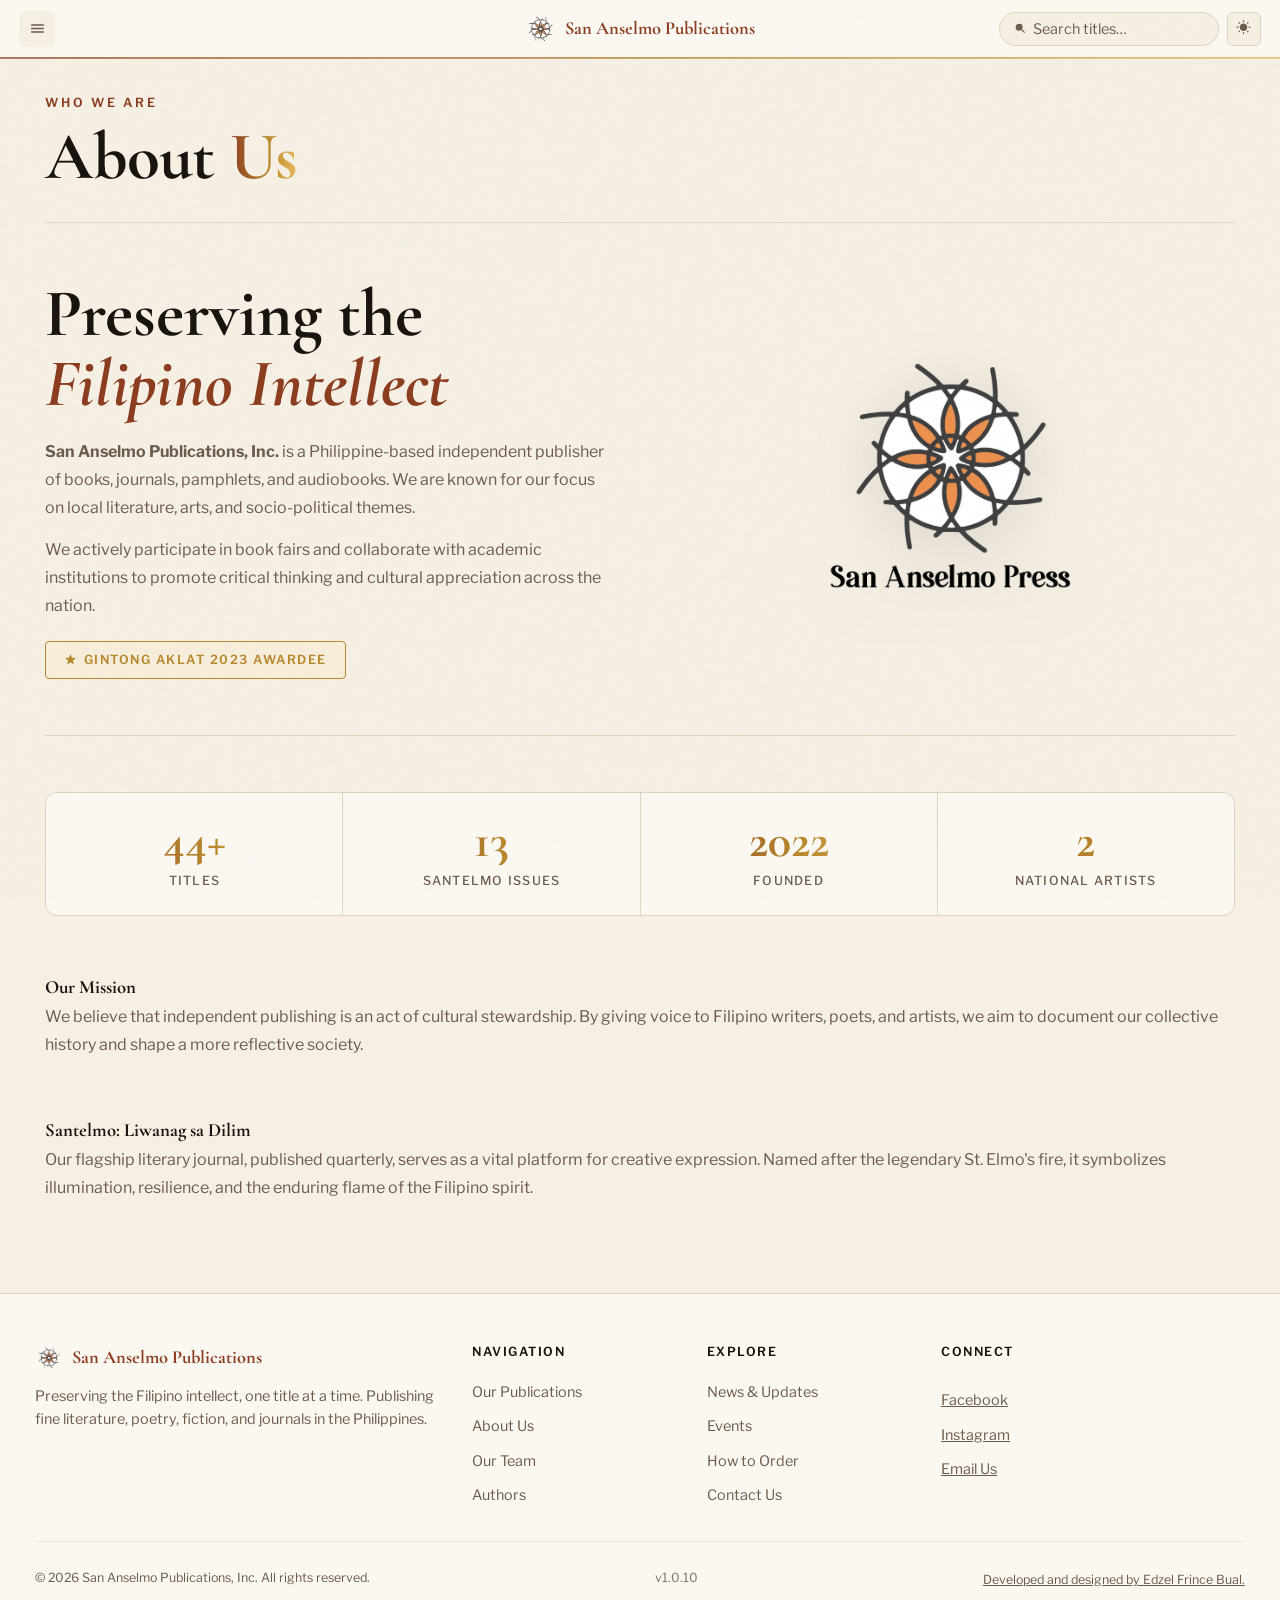
<file: about.html>
<!DOCTYPE html>
<html lang="en">
<head>
  <meta charset="UTF-8">
  <meta name="viewport" content="width=device-width, initial-scale=1.0, maximum-scale=5.0">
  <meta name="description" content="Learn about San Anselmo Publications, Inc. — an independent Filipino publishing house preserving the Filipino intellect through literature.">
  <title>About Us — San Anselmo Publications, Inc.</title>
  <link rel="preconnect" href="https://fonts.googleapis.com">
  <link rel="preconnect" href="https://fonts.gstatic.com" crossorigin>
  <link href="https://fonts.googleapis.com/css2?family=Cormorant+Garamond:ital,wght@0,400;0,500;0,600;0,700;1,400;1,600&family=Libre+Franklin:ital,wght@0,300;0,400;0,500;0,600;1,300;1,400&display=swap" rel="stylesheet">
  <link rel="stylesheet" href="css/styles.css?v=1.0.6">
</head>
<body>
  <div id="navContainer"></div>
  <div class="page-body">
    <main class="main-content" id="mainContent" role="main">
      <section class="content-section active" aria-label="About San Anselmo Publications">
        <div class="section-inner">
          <header class="page-header">
            <div class="page-eyebrow">Who We Are</div>
            <h1 class="page-title">About <span class="accent">Us</span></h1>
          </header>
          <div class="about-masthead">
            <div class="about-masthead-text">
              <h2>Preserving the <em>Filipino Intellect</em></h2>
              <p><strong>San Anselmo Publications, Inc.</strong> is a Philippine-based independent publisher of books, journals, pamphlets, and audiobooks. We are known for our focus on local literature, arts, and socio-political themes.</p>
              <p>We actively participate in book fairs and collaborate with academic institutions to promote critical thinking and cultural appreciation across the nation.</p>
              <div class="about-award">
                <svg width="13" height="13" viewBox="0 0 24 24" fill="currentColor"><path d="M12 17.27L18.18 21l-1.64-7.03L22 9.24l-7.19-.61L12 2 9.19 8.63 2 9.24l5.46 4.73L5.82 21z"/></svg>
                Gintong Aklat 2023 Awardee
              </div>
            </div>
            <div class="about-masthead-logo">
              <img src="images/San Anselmo Press logo.webp" class="about-logo-img" alt="San Anselmo Publications Logo" loading="lazy" decoding="async" onerror="this.style.display='none';this.nextElementSibling.style.display='flex'">
              <div class="logo-fallback-lg" style="display:none" aria-hidden="true">S</div>
            </div>
          </div>
          <div class="stats-row">
            <div class="stat-item"><div class="stat-num">44+</div><div class="stat-lbl">Titles</div></div>
            <div class="stat-item"><div class="stat-num">13</div><div class="stat-lbl">Santelmo Issues</div></div>
            <div class="stat-item"><div class="stat-num">2022</div><div class="stat-lbl">Founded</div></div>
            <div class="stat-item"><div class="stat-num">2</div><div class="stat-lbl">National Artists</div></div>
          </div>
          <div class="about-section">
            <h3>Our Mission</h3>
            <p>We believe that independent publishing is an act of cultural stewardship. By giving voice to Filipino writers, poets, and artists, we aim to document our collective history and shape a more reflective society.</p>
          </div>
          <div class="about-section">
            <h3>Santelmo: Liwanag sa Dilim</h3>
            <p>Our flagship literary journal, published quarterly, serves as a vital platform for creative expression. Named after the legendary St. Elmo's fire, it symbolizes illumination, resilience, and the enduring flame of the Filipino spirit.</p>
          </div>
        </div>
      </section>
    </main>
  </div>
  <div id="backToTopContainer"></div>
  <script src="data/fallback-data.js?v=1.0.6"></script>
  <script src="js/components.js?v=1.0.6"></script>
  <script>
    document.addEventListener('DOMContentLoaded', () => {
      injectNav('about');
      injectBackToTop();
      initTheme();
      initBurgerMenu();
      initScrollHandlers();
    });
  </script>
</body>
</html>
</file>
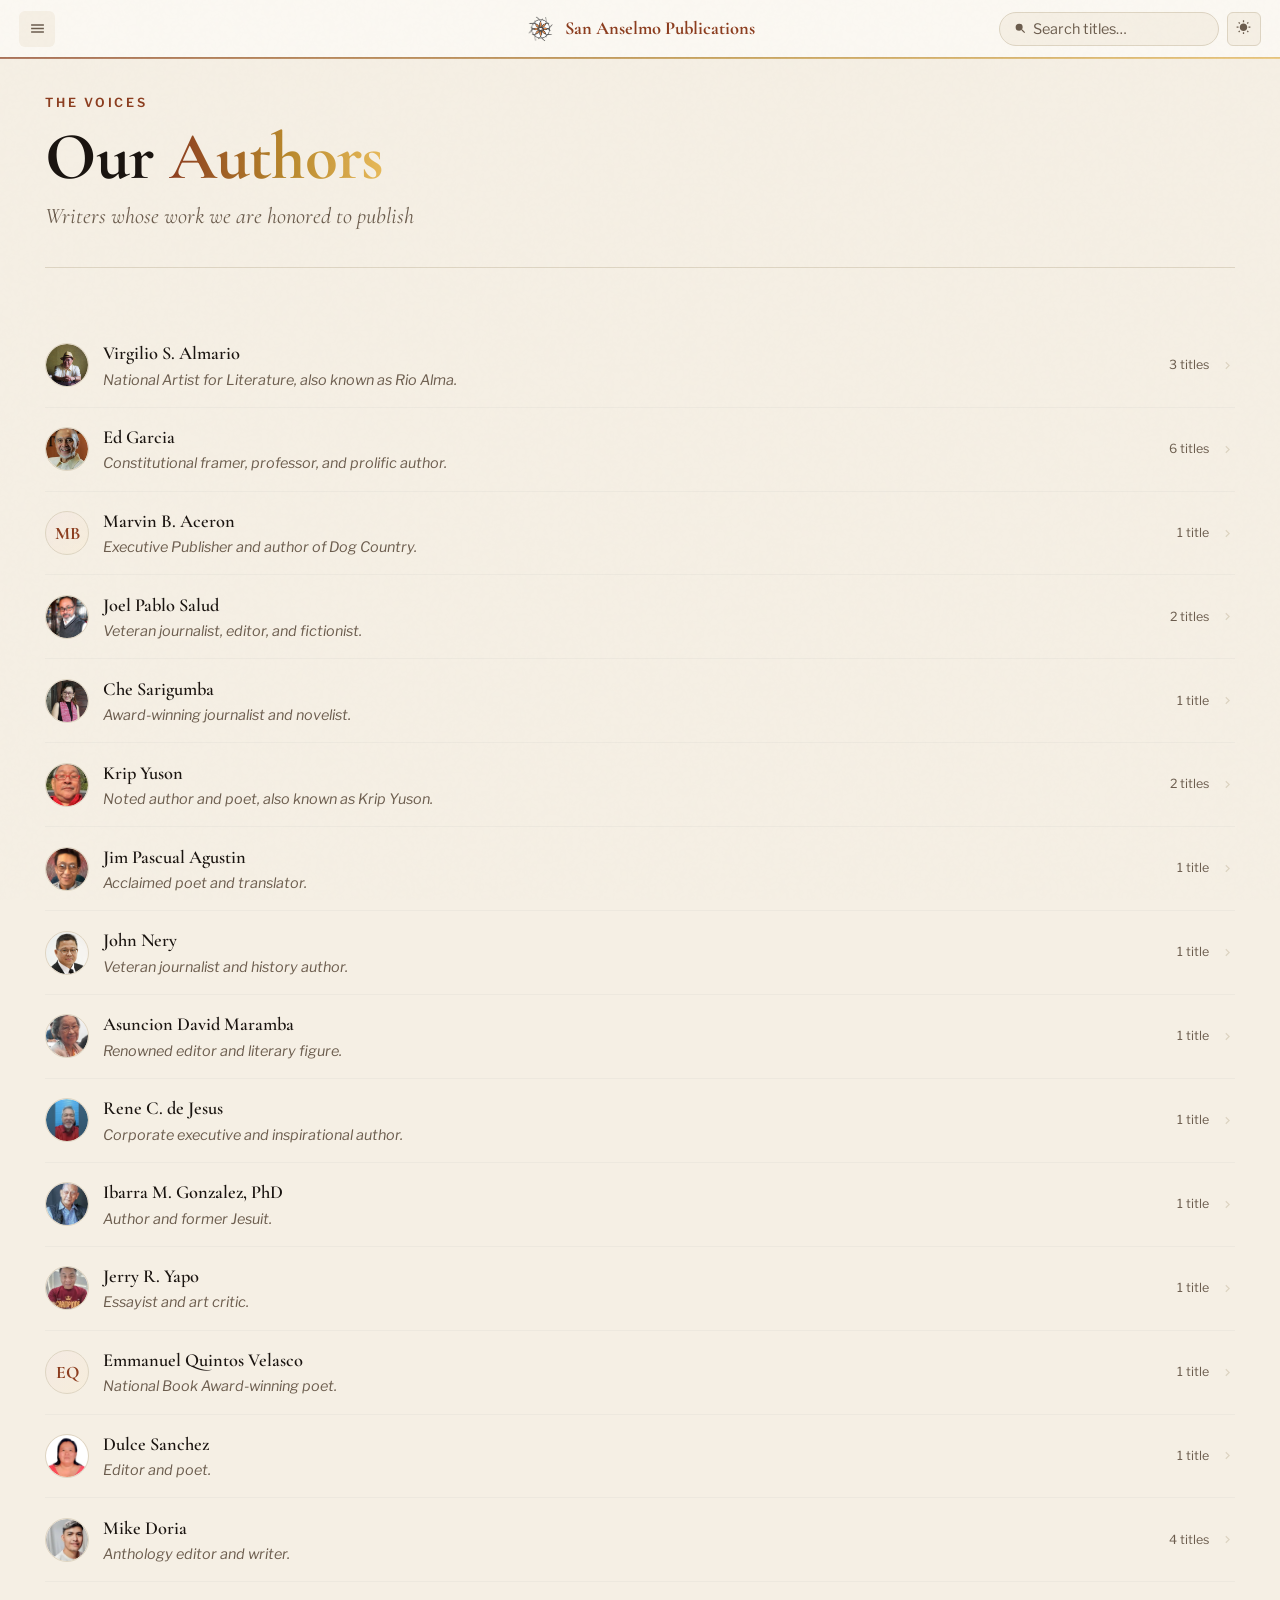
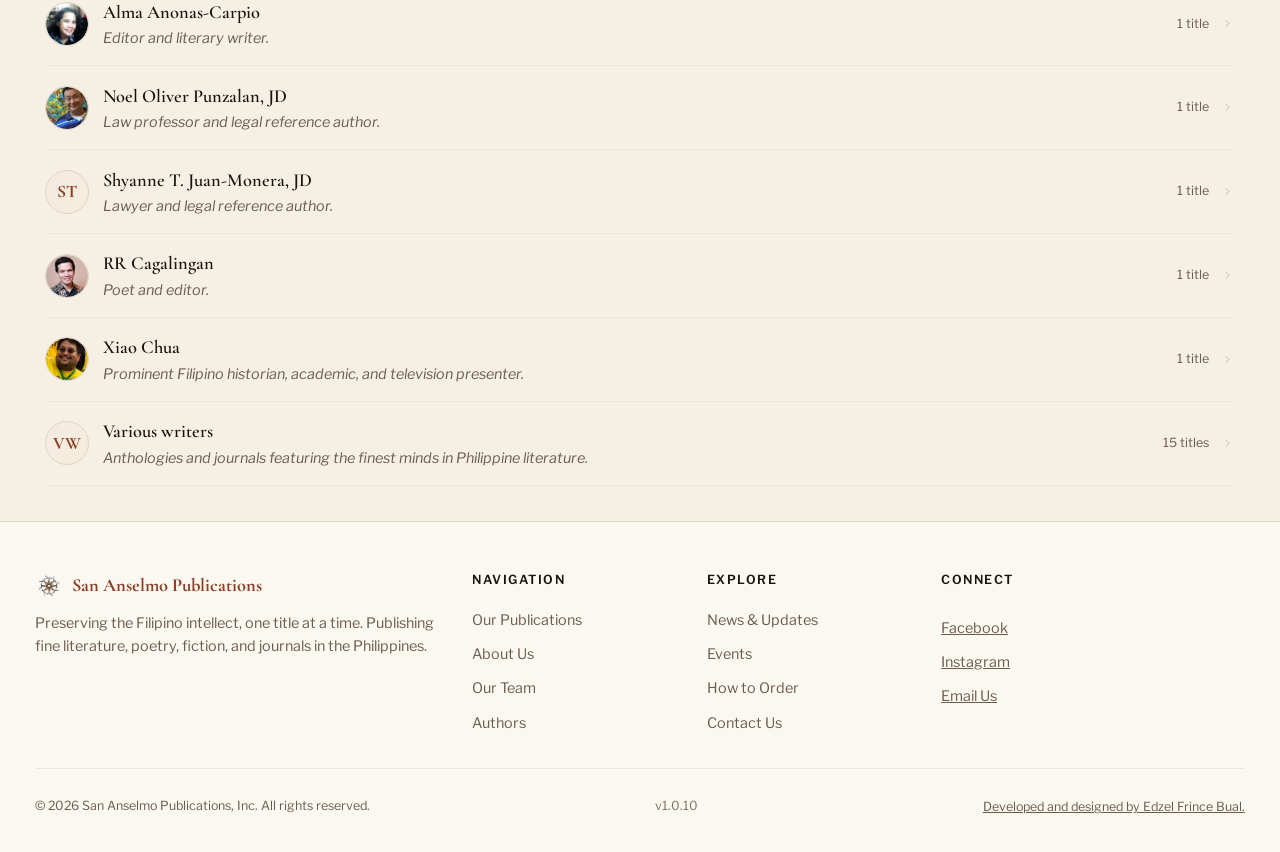
<file: authors.html>
<!DOCTYPE html>
<html lang="en">
<head>
  <meta charset="UTF-8">
  <meta name="viewport" content="width=device-width, initial-scale=1.0, maximum-scale=5.0">
  <meta name="description" content="Meet the writers whose work San Anselmo Publications is honored to publish.">
  <title>Authors — San Anselmo Publications, Inc.</title>
  <link rel="preconnect" href="https://fonts.googleapis.com">
  <link rel="preconnect" href="https://fonts.gstatic.com" crossorigin>
  <link href="https://fonts.googleapis.com/css2?family=Cormorant+Garamond:ital,wght@0,400;0,500;0,600;0,700;1,400;1,600&family=Libre+Franklin:ital,wght@0,300;0,400;0,500;0,600;1,300;1,400&display=swap" rel="stylesheet">
  <link rel="stylesheet" href="css/styles.css?v=1.0.6">
</head>
<body>
  <div id="navContainer"></div>
  <div class="page-body">
    <main class="main-content" id="mainContent" role="main">
      <section class="content-section active" aria-label="Authors">
        <div class="section-inner">
          <header class="page-header">
            <div class="page-eyebrow">The Voices</div>
            <h1 class="page-title">Our <span class="accent">Authors</span></h1>
            <p class="page-subtitle">Writers whose work we are honored to publish</p>
          </header>
          <div class="author-grid" id="authorGrid" role="list"></div>
        </div>
      </section>
    </main>
  </div>

  <!-- Author Modal -->
  <div class="modal-overlay" id="authorModal" role="dialog" aria-modal="true" aria-labelledby="amName">
    <article class="modal-card">
      <div class="modal-close"><button class="modal-close-btn" onclick="closeModal('authorModal')" aria-label="Close">×</button></div>
      <div class="modal-body">
        <div class="am-header">
          <div class="am-avatar" id="amAvatar" aria-hidden="true"></div>
          <div><div class="am-name" id="amName"></div><div class="am-bio" id="amBio"></div></div>
        </div>
        <div class="det-meta-label" style="margin-bottom:.7rem;letter-spacing:.12em">Publications</div>
        <div class="am-books" id="amBooks" role="list"></div>
      </div>
    </article>
  </div>

  <div id="backToTopContainer"></div>
  <script src="data/fallback-data.js?v=1.0.6"></script>
  <script src="js/sheets-cms.js?v=1.0.6"></script>
  <script src="js/components.js?v=1.0.6"></script>
  <script src="js/authors.js?v=1.0.6"></script>
</body>
</html>
</file>
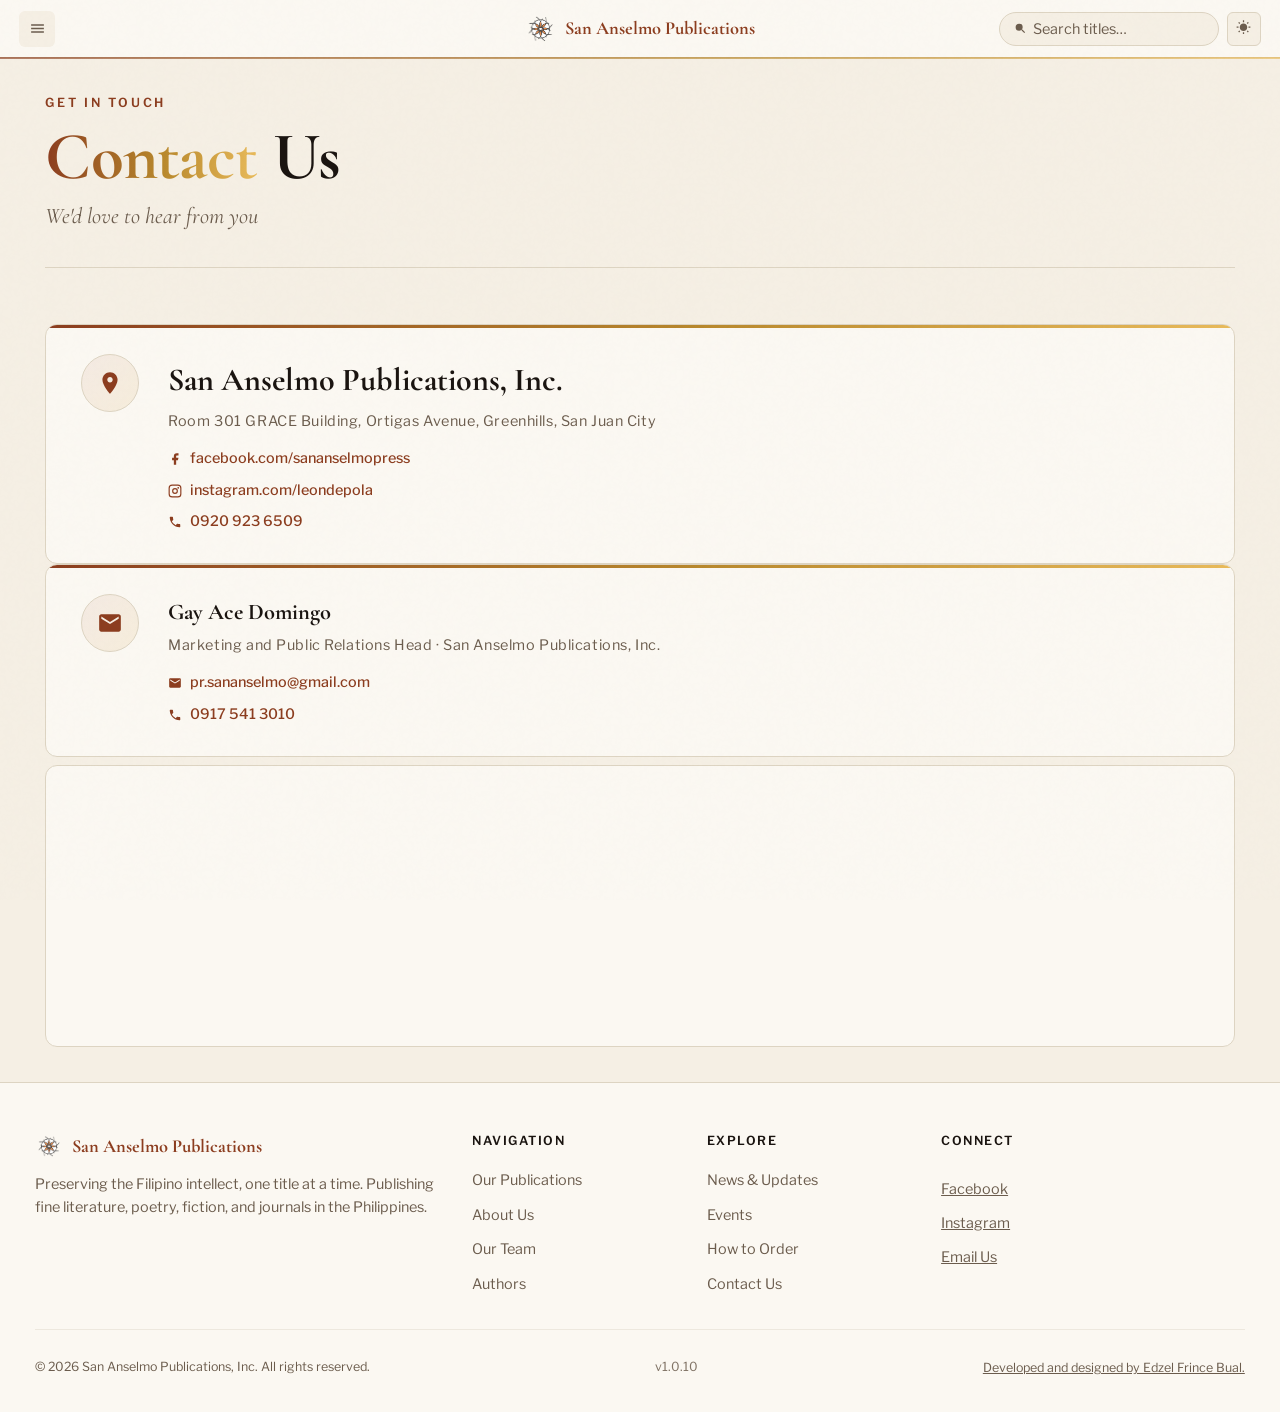
<file: contact.html>
<!DOCTYPE html>
<html lang="en">
<head>
  <meta charset="UTF-8">
  <meta name="viewport" content="width=device-width, initial-scale=1.0, maximum-scale=5.0">
  <meta name="description" content="Get in touch with San Anselmo Publications, Inc. Office address, social media, phone, and map.">
  <title>Contact Us — San Anselmo Publications, Inc.</title>
  <link rel="preconnect" href="https://fonts.googleapis.com">
  <link rel="preconnect" href="https://fonts.gstatic.com" crossorigin>
  <link href="https://fonts.googleapis.com/css2?family=Cormorant+Garamond:ital,wght@0,400;0,500;0,600;0,700;1,400;1,600&family=Libre+Franklin:ital,wght@0,300;0,400;0,500;0,600;1,300;1,400&display=swap" rel="stylesheet">
  <link rel="stylesheet" href="css/styles.css?v=1.0.6">
</head>
<body>
  <div id="navContainer"></div>
  <div class="page-body">
    <main class="main-content" id="mainContent" role="main">
      <section class="content-section active" aria-label="Contact Information">
        <div class="section-inner">
          <header class="page-header">
            <div class="page-eyebrow">Get in Touch</div>
            <h1 class="page-title"><span class="accent">Contact</span> Us</h1>
            <p class="page-subtitle">We'd love to hear from you</p>
          </header>
          <div class="contacts-full">
            <div class="contacts-main">
              <div class="contact-card">
                <div class="contact-icon-wrap" aria-hidden="true">
                  <svg viewBox="0 0 24 24"><path d="M12 2C8.13 2 5 5.13 5 9c0 5.25 7 13 7 13s7-7.75 7-13c0-3.87-3.13-7-7-7zm0 9.5c-1.38 0-2.5-1.12-2.5-2.5s1.12-2.5 2.5-2.5 2.5 1.12 2.5 2.5-1.12 2.5-2.5 2.5z"/></svg>
                </div>
                <div>
                  <div class="contact-name">San Anselmo Publications, Inc.</div>
                  <div class="contact-role">Room 301 GRACE Building, Ortigas Avenue, Greenhills, San Juan City</div>
                  <div class="contact-links">
                    <a href="https://www.facebook.com/sananselmopress" target="_blank" rel="noopener" class="contact-link">
                      <svg viewBox="0 0 24 24"><path d="M18 2h-3a5 5 0 00-5 5v3H7v4h3v8h4v-8h3l1-4h-4V7a1 1 0 011-1h3z"/></svg>
                      facebook.com/sananselmopress
                    </a>
                    <a href="https://www.instagram.com/leondepola/" target="_blank" rel="noopener" class="contact-link">
                      <svg viewBox="0 0 24 24"><rect x="2" y="2" width="20" height="20" rx="5" ry="5" fill="none" stroke="currentColor" stroke-width="2"/><circle cx="12" cy="12" r="4" fill="none" stroke="currentColor" stroke-width="2"/><circle cx="17.5" cy="6.5" r="1.5"/></svg>
                      instagram.com/leondepola
                    </a>
                    <a href="tel:+639209236509" class="contact-link">
                      <svg viewBox="0 0 24 24"><path d="M6.62 10.79c1.44 2.83 3.76 5.14 6.59 6.59l2.2-2.2c.27-.27.67-.36 1.02-.24 1.12.37 2.33.57 3.57.57.55 0 1 .45 1 1V20c0 .55-.45 1-1 1-9.39 0-17-7.61-17-17 0-.55.45-1 1-1h3.5c.55 0 1 .45 1 1 0 1.25.2 2.45.57 3.57.11.35.03.74-.25 1.02l-2.2 2.2z"/></svg>
                      0920 923 6509
                    </a>
                  </div>
                </div>
              </div>
              <div class="contact-card">
                <div class="contact-icon-wrap" aria-hidden="true">
                  <svg viewBox="0 0 24 24"><path d="M20 4H4c-1.1 0-2 .9-2 2v12c0 1.1.9 2 2 2h16c1.1 0 2-.9 2-2V6c0-1.1-.9-2-2-2zm0 4l-8 5-8-5V6l8 5 8-5v2z"/></svg>
                </div>
                <div>
                  <div class="contact-name" style="font-size:var(--fs-lg)">Gay Ace Domingo</div>
                  <div class="contact-role">Marketing and Public Relations Head · San Anselmo Publications, Inc.</div>
                  <div class="contact-links">
                    <a href="mailto:pr.sananselmo@gmail.com" class="contact-link"><svg viewBox="0 0 24 24"><path d="M20 4H4c-1.1 0-2 .9-2 2v12c0 1.1.9 2 2 2h16c1.1 0 2-.9 2-2V6c0-1.1-.9-2-2-2zm0 4l-8 5-8-5V6l8 5 8-5v2z"/></svg>pr.sananselmo@gmail.com</a>
                    <a href="tel:+639175413010" class="contact-link">
                      <svg viewBox="0 0 24 24"><path d="M6.62 10.79c1.44 2.83 3.76 5.14 6.59 6.59l2.2-2.2c.27-.27.67-.36 1.02-.24 1.12.37 2.33.57 3.57.57.55 0 1 .45 1 1V20c0 .55-.45 1-1 1-9.39 0-17-7.61-17-17 0-.55.45-1 1-1h3.5c.55 0 1 .45 1 1 0 1.25.2 2.45.57 3.57.11.35.03.74-.25 1.02l-2.2 2.2z"/></svg>
                      0917 541 3010
                    </a>
                  </div>
                </div>
              </div>
              <div class="contacts-map-wrap">
                <!-- Map iframe lazy-loaded via IntersectionObserver -->
                <iframe data-src="https://www.google.com/maps/embed?pb=!1m18!1m12!1m3!1d3861.092!2d121.0489!3d14.5986!2m3!1f0!2f0!3f0!3m2!1i1024!2i768!4f13.1!3m3!1m2!1s0x3397c91e37cb6ea3%3A0x14e74b86c2e9d6f8!2sGrace%20Building%2C%20Ortigas%20Ave%2C%20San%20Juan%2C%20Metro%20Manila!5e0!3m2!1sen!2sph!4v1708000000000!5m2!1sen!2sph" height="280" allowfullscreen="" title="San Anselmo office location"></iframe>
              </div>
            </div>
          </div>
        </div>
      </section>
    </main>
  </div>
  <div id="backToTopContainer"></div>
  <script src="data/fallback-data.js?v=1.0.6"></script>
  <script src="js/components.js?v=1.0.6"></script>
  <script>
    'use strict';
    document.addEventListener('DOMContentLoaded', () => {
      injectNav('contact');
      injectBackToTop();
      initTheme();
      initBurgerMenu();
      initScrollHandlers();

      // IntersectionObserver for Google Maps iframe
      const mapFrame = document.querySelector('.contacts-map-wrap iframe[data-src]');
      if (mapFrame) {
        if ('IntersectionObserver' in window) {
          const obs = new IntersectionObserver(entries => {
            entries.forEach(entry => {
              if (entry.isIntersecting) {
                mapFrame.src = mapFrame.dataset.src;
                obs.disconnect();
              }
            });
          }, { rootMargin: '200px' });
          obs.observe(mapFrame);
        } else {
          mapFrame.src = mapFrame.dataset.src;
        }
      }
    });
  </script>
</body>
</html>
</file>
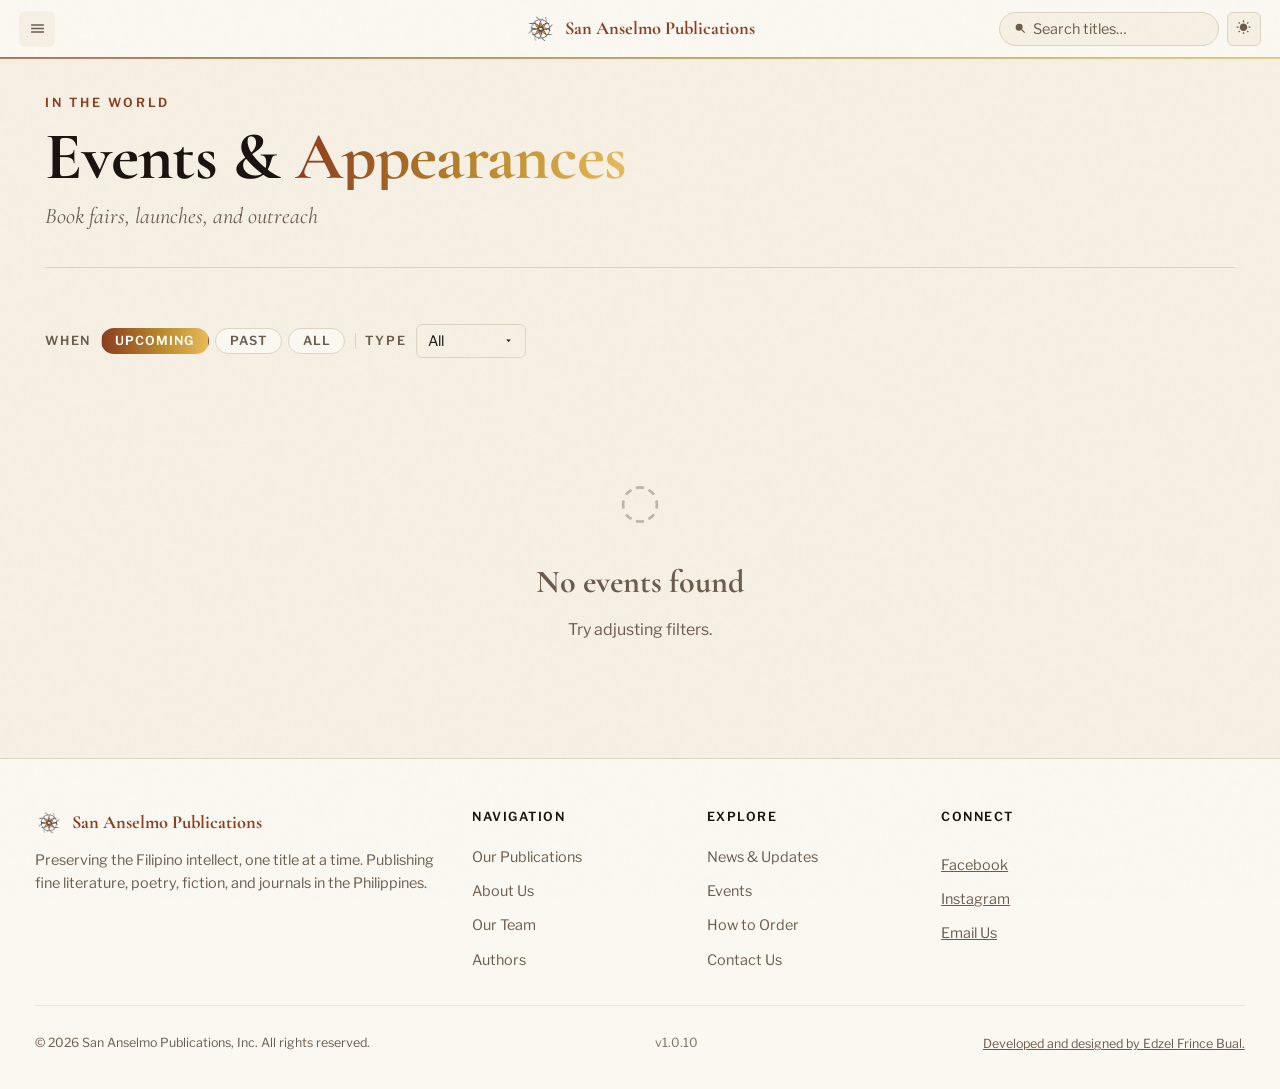
<file: events.html>
<!DOCTYPE html>
<html lang="en">
<head>
  <meta charset="UTF-8">
  <meta name="viewport" content="width=device-width, initial-scale=1.0, maximum-scale=5.0">
  <meta name="description" content="Upcoming and past events from San Anselmo Publications — book fairs, launches, signings, and outreach.">
  <title>Events — San Anselmo Publications, Inc.</title>
  <link rel="preconnect" href="https://fonts.googleapis.com">
  <link rel="preconnect" href="https://fonts.gstatic.com" crossorigin>
  <link href="https://fonts.googleapis.com/css2?family=Cormorant+Garamond:ital,wght@0,400;0,500;0,600;0,700;1,400;1,600&family=Libre+Franklin:ital,wght@0,300;0,400;0,500;0,600;1,300;1,400&display=swap" rel="stylesheet">
  <link rel="stylesheet" href="css/styles.css?v=1.0.6">
</head>
<body>
  <div id="navContainer"></div>
  <div class="page-body">
    <main class="main-content" id="mainContent" role="main">
      <section class="content-section active" aria-label="Events and Appearances">
        <div class="section-inner">
          <header class="page-header">
            <div class="page-eyebrow">In the World</div>
            <h1 class="page-title">Events &amp; <span class="accent">Appearances</span></h1>
            <p class="page-subtitle">Book fairs, launches, and outreach</p>
          </header>
          <div class="events-filter-row" role="group" aria-label="Event filters">
            <span class="events-filter-lbl">When</span>
            <button class="evt-filter-btn active" id="efUpcoming" onclick="setEventFilter('time','upcoming')">Upcoming</button>
            <button class="evt-filter-btn" id="efPast" onclick="setEventFilter('time','past')">Past</button>
            <button class="evt-filter-btn" id="efAll" onclick="setEventFilter('time','all')">All</button>
            <div class="events-divider" aria-hidden="true"></div>
            <span class="events-filter-lbl">Type</span>
            <div class="cs-wrap evt-type-wrap">
              <button class="cs-btn" id="evtTypeBtn" onclick="toggleEvtTypeOpts()" aria-expanded="false">
                <span id="evtTypeLabel">All</span>
                <svg width="11" height="11" viewBox="0 0 24 24" fill="currentColor"><path d="M7 10l5 5 5-5z"/></svg>
              </button>
              <div class="cs-opts" id="evtTypeOpts" role="listbox"></div>
            </div>
          </div>
          <div class="events-list" id="eventsList" role="list"></div>
        </div>
      </section>
    </main>
  </div>
  <div id="backToTopContainer"></div>
  <script src="data/fallback-data.js?v=1.0.6"></script>
  <script src="js/sheets-cms.js?v=1.0.6"></script>
  <script src="js/components.js?v=1.0.6"></script>
  <script src="js/events.js?v=1.0.6"></script>
</body>
</html>
</file>
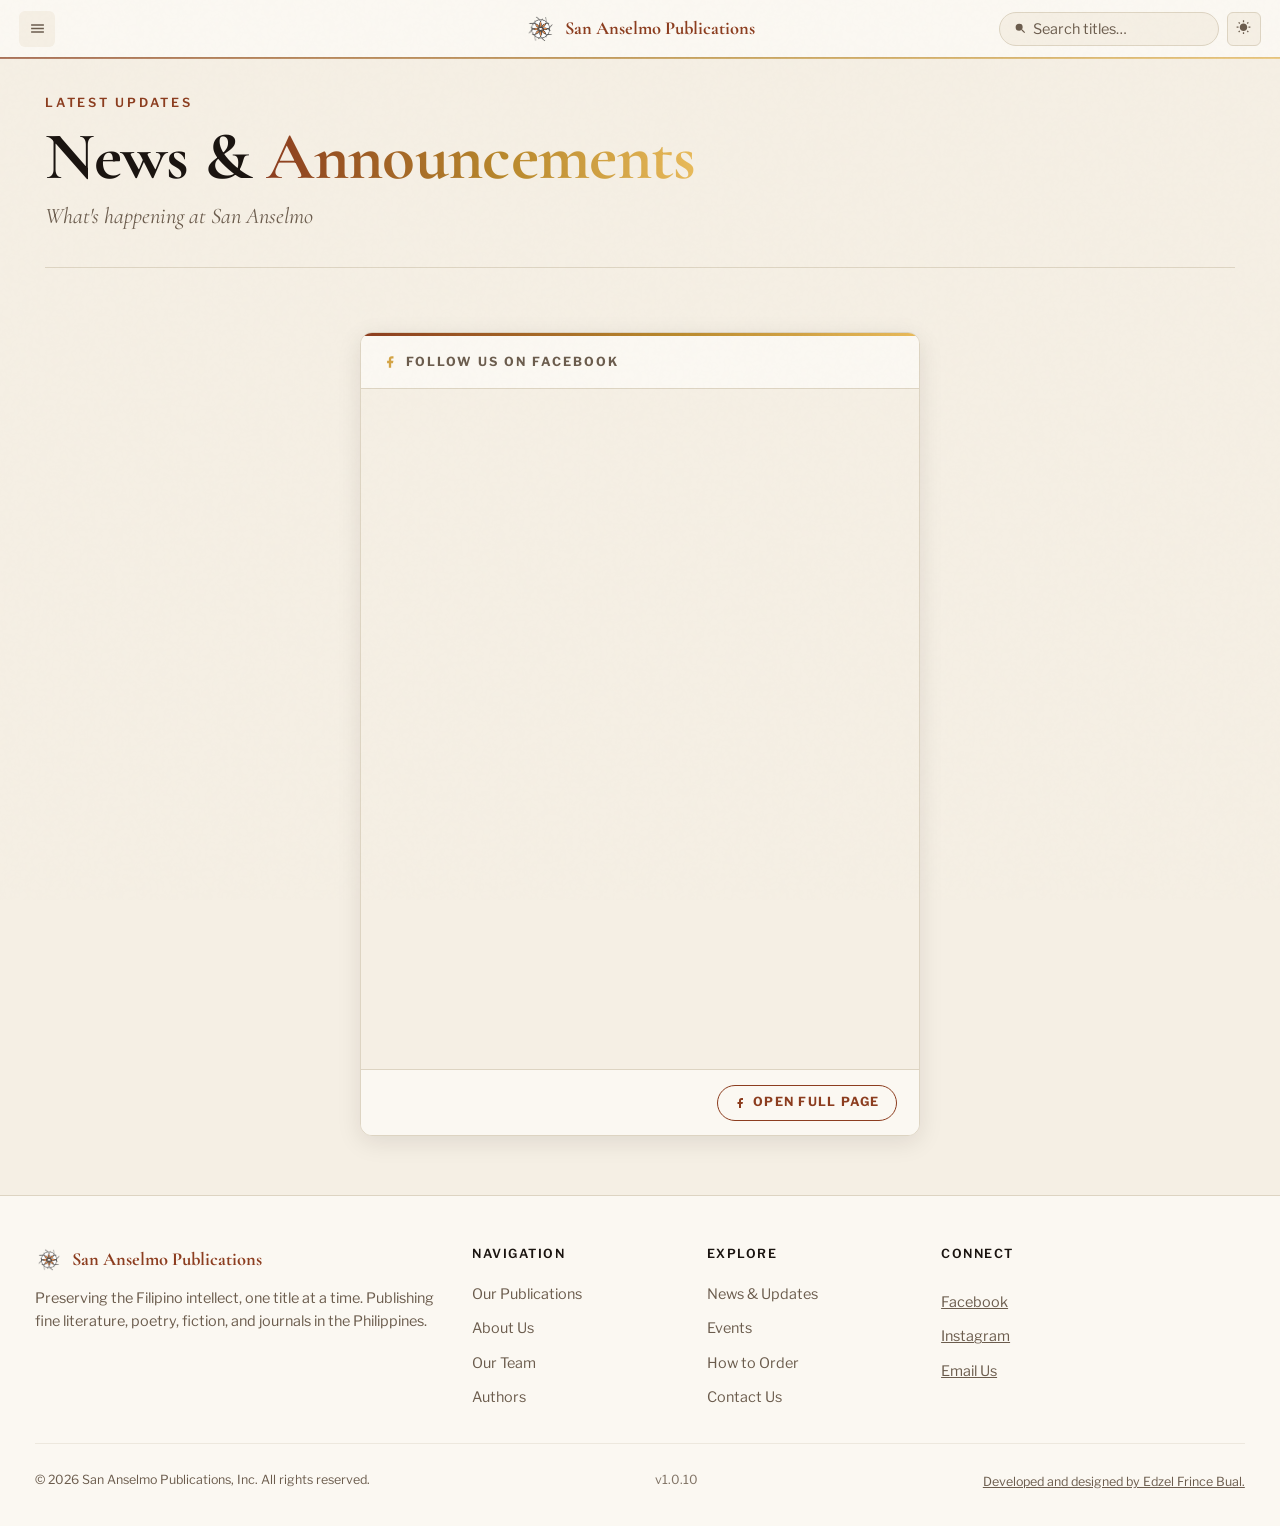
<file: news.html>
<!DOCTYPE html>
<html lang="en">
<head>
  <meta charset="UTF-8">
  <meta name="viewport" content="width=device-width, initial-scale=1.0, maximum-scale=5.0">
  <meta name="description" content="Latest news and announcements from San Anselmo Publications, Inc. Follow us on Facebook.">
  <title>News — San Anselmo Publications, Inc.</title>
  <link rel="preconnect" href="https://fonts.googleapis.com">
  <link rel="preconnect" href="https://fonts.gstatic.com" crossorigin>
  <link href="https://fonts.googleapis.com/css2?family=Cormorant+Garamond:ital,wght@0,400;0,500;0,600;0,700;1,400;1,600&family=Libre+Franklin:ital,wght@0,300;0,400;0,500;0,600;1,300;1,400&display=swap" rel="stylesheet">
  <link rel="stylesheet" href="css/styles.css?v=1.0.6">
</head>
<body>
  <div id="navContainer"></div>
  <div class="page-body">
    <main class="main-content" id="mainContent" role="main">
      <section class="content-section active" aria-label="News and Announcements">
        <div class="section-inner">
          <header class="page-header">
            <div class="page-eyebrow">Latest Updates</div>
            <h1 class="page-title">News &amp; <span class="accent">Announcements</span></h1>
            <p class="page-subtitle">What's happening at San Anselmo</p>
          </header>
          <div class="news-fb-hero">
            <div class="news-fb-hero-card" style="max-width:560px">
              <div class="news-fb-hero-label">
                <svg viewBox="0 0 24 24"><path d="M18 2h-3a5 5 0 00-5 5v3H7v4h3v8h4v-8h3l1-4h-4V7a1 1 0 011-1h3z"/></svg>
                Follow us on Facebook
              </div>
              <div class="news-fb-hero-frame">
                <!-- Facebook iframe: uses data-src + IntersectionObserver for zero initial load cost -->
                <iframe
                  id="fbEmbed"
                  data-src="https://www.facebook.com/plugins/page.php?href=https%3A%2F%2Fwww.facebook.com%2Fsananselmopress&tabs=timeline&width=500&height=680&small_header=false&adapt_container_width=true&hide_cover=false&show_facepile=true"
                  width="500" height="680"
                  style="border:none;overflow:hidden;display:block;width:100%;max-width:100%"
                  scrolling="no" frameborder="0"
                  allowfullscreen="true"
                  allow="autoplay; clipboard-write; encrypted-media; picture-in-picture; web-share"
                  title="San Anselmo Facebook Page"
                  loading="lazy">
                </iframe>
              </div>
              <div class="news-fb-hero-footer">
                <a href="https://www.facebook.com/sananselmopress" target="_blank" rel="noopener" class="news-fb-hero-cta">
                  <svg viewBox="0 0 24 24"><path d="M18 2h-3a5 5 0 00-5 5v3H7v4h3v8h4v-8h3l1-4h-4V7a1 1 0 011-1h3z"/></svg>
                  Open Full Page
                </a>
              </div>
            </div>
          </div>
        </div>
      </section>
    </main>
  </div>
  <div id="backToTopContainer"></div>
  <script src="data/fallback-data.js?v=1.0.6"></script>
  <script src="js/components.js?v=1.0.6"></script>
  <script>
    'use strict';
    document.addEventListener('DOMContentLoaded', () => {
      injectNav('news');
      injectBackToTop();
      initTheme();
      initBurgerMenu();
      initScrollHandlers();

      /* ── IntersectionObserver for Facebook iframe ──
         The iframe MUST NOT load, fetch data, or execute scripts
         until the user scrolls it into the viewport.
         Protects Core Web Vitals and guarantees instant page load. */
      const fbFrame = document.getElementById('fbEmbed');
      if (fbFrame && fbFrame.dataset.src) {
        if ('IntersectionObserver' in window) {
          const observer = new IntersectionObserver((entries) => {
            entries.forEach(entry => {
              if (entry.isIntersecting) {
                fbFrame.src = fbFrame.dataset.src;
                observer.disconnect();
              }
            });
          }, { rootMargin: '200px' });
          observer.observe(fbFrame);
        } else {
          fbFrame.src = fbFrame.dataset.src;
        }
      }
    });
  </script>
</body>
</html>
</file>
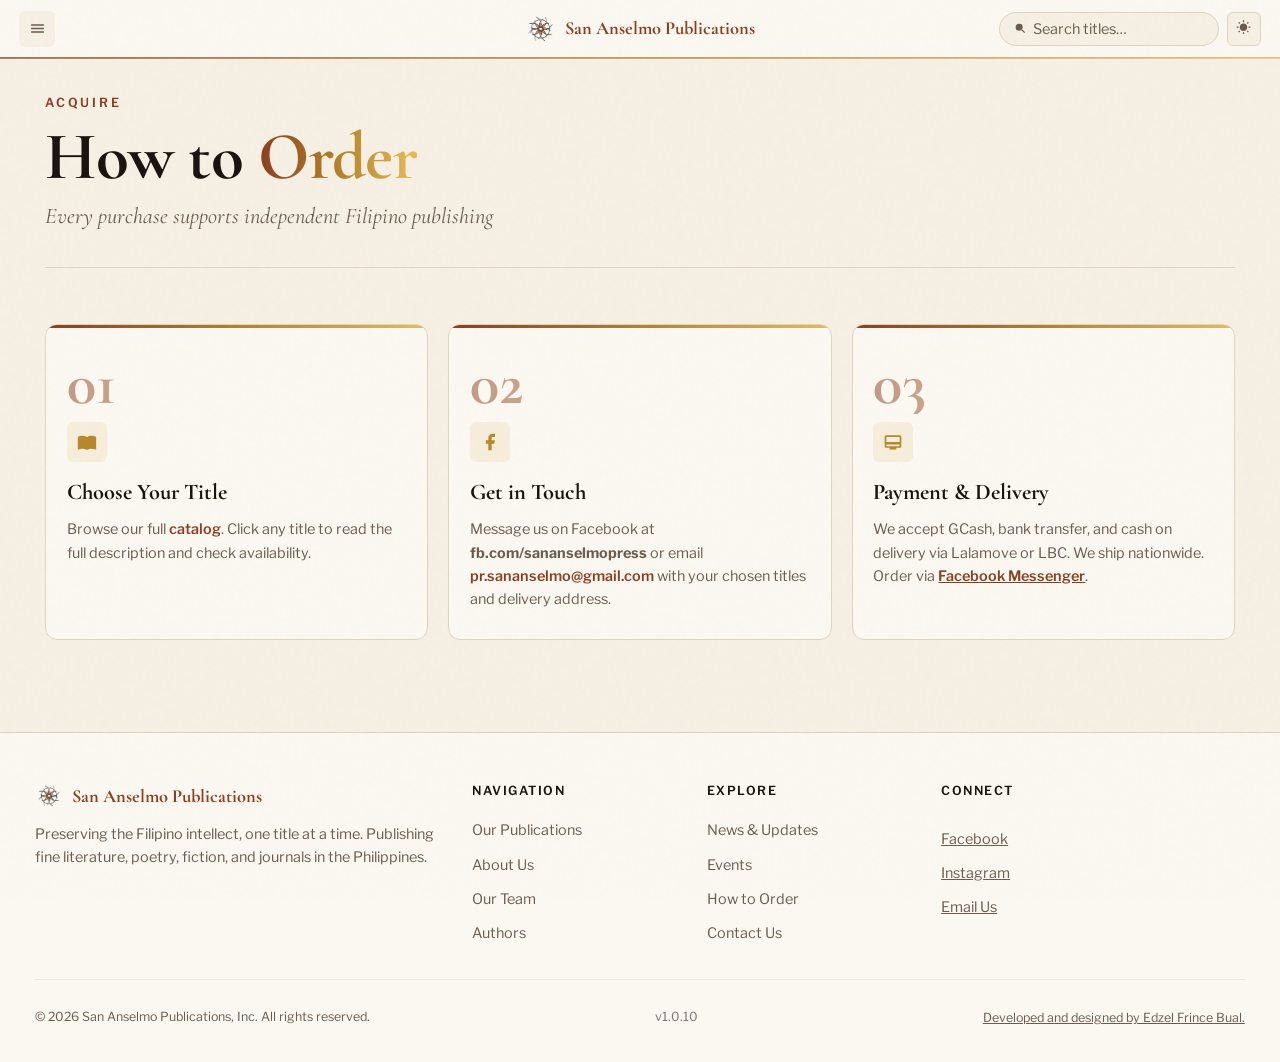
<file: order.html>
<!DOCTYPE html>
<html lang="en">
<head>
  <meta charset="UTF-8">
  <meta name="viewport" content="width=device-width, initial-scale=1.0, maximum-scale=5.0">
  <meta name="description" content="How to order books from San Anselmo Publications. GCash, bank transfer, and cash on delivery. Nationwide delivery.">
  <title>How to Order — San Anselmo Publications, Inc.</title>
  <link rel="preconnect" href="https://fonts.googleapis.com">
  <link rel="preconnect" href="https://fonts.gstatic.com" crossorigin>
  <link href="https://fonts.googleapis.com/css2?family=Cormorant+Garamond:ital,wght@0,400;0,500;0,600;0,700;1,400;1,600&family=Libre+Franklin:ital,wght@0,300;0,400;0,500;0,600;1,300;1,400&display=swap" rel="stylesheet">
  <link rel="stylesheet" href="css/styles.css?v=1.0.6">
</head>
<body>
  <div id="navContainer"></div>
  <div class="page-body">
    <main class="main-content" id="mainContent" role="main">
      <section class="content-section active" aria-label="How to Order">
        <div class="section-inner">
          <header class="page-header">
            <div class="page-eyebrow">Acquire</div>
            <h1 class="page-title">How to <span class="accent">Order</span></h1>
            <p class="page-subtitle">Every purchase supports independent Filipino publishing</p>
          </header>
          <div class="order-steps" role="list">
            <div class="order-step" role="listitem">
              <div class="step-num">01</div>
              <div class="step-icon-wrap"><svg viewBox="0 0 24 24"><path d="M21 5c-1.11-.35-2.33-.5-3.5-.5-1.95 0-4.05.4-5.5 1.5-1.45-1.1-3.55-1.5-5.5-1.5S2.45 4.9 1 6v14.65c0 .25.25.5.5.5.1 0 .15-.05.25-.05C3.1 20.45 5.05 20 6.5 20c1.95 0 4.05.4 5.5 1.5 1.35-.85 3.8-1.5 5.5-1.5 1.65 0 3.35.3 4.75 1.05.1.05.15.05.25.05.25 0 .5-.25.5-.5V6c-.6-.45-1.25-.75-2-1z"/></svg></div>
              <h3 class="step-title">Choose Your Title</h3>
              <p class="step-desc">Browse our full <a href="index.html" style="color:var(--terra);font-weight:600">catalog</a>. Click any title to read the full description and check availability.</p>
            </div>
            <div class="order-step" role="listitem">
              <div class="step-num">02</div>
              <div class="step-icon-wrap"><svg viewBox="0 0 24 24"><path d="M18 2h-3a5 5 0 00-5 5v3H7v4h3v8h4v-8h3l1-4h-4V7a1 1 0 011-1h3z"/></svg></div>
              <h3 class="step-title">Get in Touch</h3>
              <p class="step-desc">Message us on Facebook at <strong>fb.com/sananselmopress</strong> or email <a href="mailto:pr.sananselmo@gmail.com" style="color:var(--terra);font-weight:600">pr.sananselmo@gmail.com</a> with your chosen titles and delivery address.</p>
            </div>
            <div class="order-step" role="listitem">
              <div class="step-num">03</div>
              <div class="step-icon-wrap"><svg viewBox="0 0 24 24"><path d="M20 4H4c-1.11 0-2 .89-2 2v11c0 1.11.89 2 2 2h4v2h8v-2h4c1.11 0 1.99-.89 1.99-2L22 6c0-1.11-.89-2-2-2zm0 13H4v-2h16v2zm0-5H4V6h16v6z"/></svg></div>
              <h3 class="step-title">Payment &amp; Delivery</h3>
              <p class="step-desc">We accept GCash, bank transfer, and cash on delivery via Lalamove or LBC. We ship nationwide. Order via <a href="https://www.facebook.com/sananselmopress" target="_blank" rel="noopener" style="color:var(--terra);font-weight:600;text-decoration:underline">Facebook Messenger</a>.</p>
            </div>
          </div>
        </div>
      </section>
    </main>
  </div>
  <div id="backToTopContainer"></div>
  <script src="data/fallback-data.js?v=1.0.6"></script>
  <script src="js/components.js?v=1.0.6"></script>
  <script>
    document.addEventListener('DOMContentLoaded', () => {
      injectNav('order');
      injectBackToTop();
      initTheme();
      initBurgerMenu();
      initScrollHandlers();
    });
  </script>
</body>
</html>
</file>
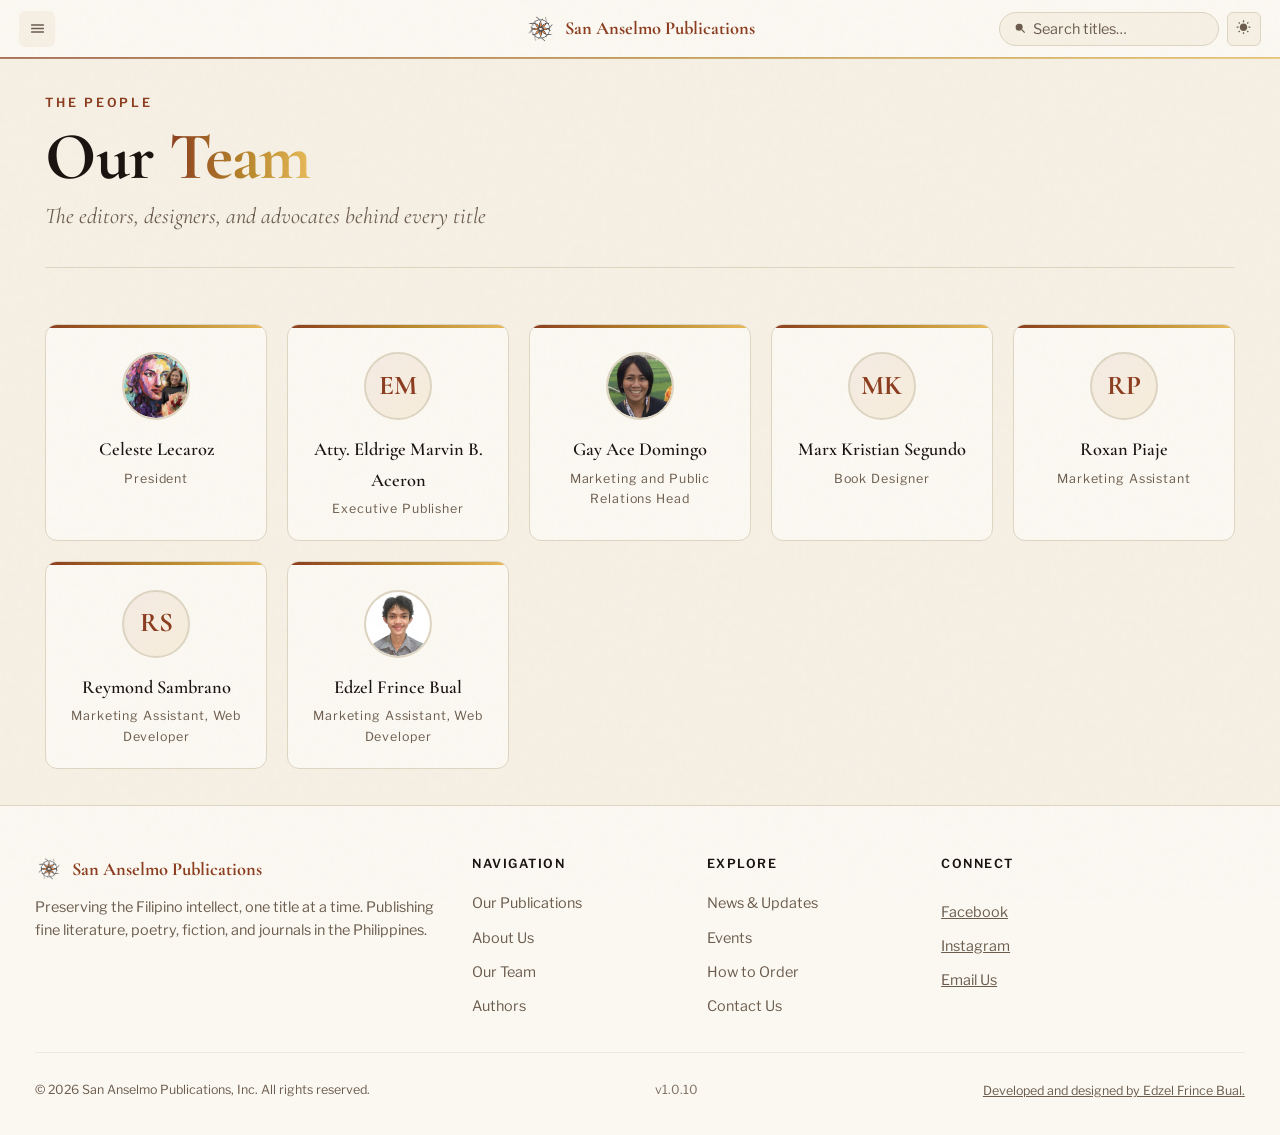
<file: team.html>
<!DOCTYPE html>
<html lang="en">
<head>
  <meta charset="UTF-8">
  <meta name="viewport" content="width=device-width, initial-scale=1.0, maximum-scale=5.0">
  <meta name="description" content="Meet the editors, designers, and advocates behind San Anselmo Publications, Inc.">
  <title>Our Team — San Anselmo Publications, Inc.</title>
  <link rel="preconnect" href="https://fonts.googleapis.com">
  <link rel="preconnect" href="https://fonts.gstatic.com" crossorigin>
  <link href="https://fonts.googleapis.com/css2?family=Cormorant+Garamond:ital,wght@0,400;0,500;0,600;0,700;1,400;1,600&family=Libre+Franklin:ital,wght@0,300;0,400;0,500;0,600;1,300;1,400&display=swap" rel="stylesheet">
  <link rel="stylesheet" href="css/styles.css?v=1.0.6">
</head>
<body>
  <div id="navContainer"></div>
  <div class="page-body">
    <main class="main-content" id="mainContent" role="main">
      <section class="content-section active" aria-label="Our Team">
        <div class="section-inner">
          <header class="page-header">
            <div class="page-eyebrow">The People</div>
            <h1 class="page-title">Our <span class="accent">Team</span></h1>
            <p class="page-subtitle">The editors, designers, and advocates behind every title</p>
          </header>
          <div class="team-grid" id="teamGrid" role="list"></div>
        </div>
      </section>
    </main>
  </div>
  <div id="backToTopContainer"></div>
  <script src="data/fallback-data.js?v=1.0.6"></script>
  <script src="js/sheets-cms.js?v=1.0.6"></script>
  <script src="js/components.js?v=1.0.6"></script>
  <script>
    document.addEventListener('DOMContentLoaded', async () => {
      injectNav('team');
      injectBackToTop();
      initTheme();
      initBurgerMenu();
      initScrollHandlers();

      const teamData = await SheetsCMS.getTeam().catch(() => typeof TEAM !== 'undefined' ? TEAM : []);
      const grid = document.getElementById('teamGrid');
      if (grid) {
        grid.innerHTML = teamData.map(t =>
          `<div class="team-card" role="listitem">
            <div class="team-avatar" aria-hidden="true">${t.img ? `<img src="${t.img}" alt="${t.name}" loading="eager" decoding="async" onerror="this.parentElement.textContent='${initials(t.name)}'">` : initials(t.name)}</div>
            <div class="team-name">${t.name}</div>
            <div class="team-role">${t.role}</div>
          </div>`
        ).join('');
      }
    });
  </script>
</body>
</html>
</file>
<file: css/styles.css>
/* ============================================================  TOKENS  */
    :root {
      --cream:#F5EFE4; --ivory:#FBF8F2; --white:#FEFCF9;
      --ink:#1A1410; --ink-light:#2E2720; --sepia:#6B5C4D;
      --ash:#DDD4C2; --ash-light:#EDE8DE;
      --terra:#8C3D1F; --terra-dim:#A85030; --terra-pale:#F4EAE3;
      --gold:#B8882C; --gold-pale:#F6EDDB;
      --amber:#D4A445; --amber-glow:#E8BA5A;
      --grad-amber: linear-gradient(90deg,#8C3D1F 0%,#B8882C 55%,#E8BA5A 100%);
      --grad-amber-v: linear-gradient(180deg,#8C3D1F 0%,#B8882C 100%);
      --grad-shelf: linear-gradient(180deg,#C49A6C 0%,#B08040 18%,#A07030 35%,#BF9050 50%,#A07030 65%,#906025 82%,#7A4E1E 100%);
      --fs-xs:clamp(.68rem,.64rem + .18vw,.78rem);
      --fs-sm:clamp(.8rem,.76rem + .2vw,.9rem);
      --fs-base:clamp(.9rem,.85rem + .25vw,1rem);
      --fs-md:clamp(1rem,.92rem + .4vw,1.15rem);
      --fs-lg:clamp(1.15rem,1rem + .75vw,1.4rem);
      --fs-xl:clamp(1.4rem,1.1rem + 1.5vw,2rem);
      --fs-2xl:clamp(1.9rem,1.4rem + 2.5vw,3rem);
      --fs-3xl:clamp(2.4rem,1.7rem + 3.5vw,4.2rem);
      --gap-sm:.75rem; --gap-md:1.25rem; --gap-lg:2rem; --gap-xl:3.5rem;
      --sb-w:230px; --sb-w-sm:58px; --topbar-h:58px;
      --radius-sm:6px; --radius-md:12px; --radius-lg:20px;
      --shadow-sm:0 2px 8px rgba(26,20,16,.07);
      --shadow-md:0 6px 24px rgba(26,20,16,.1);
      --shadow-lg:0 16px 60px rgba(26,20,16,.16);
      --shadow-book:-5px 5px 12px rgba(0,0,0,.22),-2px 2px 0 rgba(0,0,0,.1);
      --ease:cubic-bezier(.25,.8,.25,1);
      --spring:cubic-bezier(.34,1.56,.64,1);
    }
    body.dark {
      --cream:#19140F; --ivory:#211B14; --white:#2A2218;
      --ink:#F0E8D8; --ink-light:#DDD3BC; --sepia:#C0A880;
      --ash:#5A4830; --ash-light:#3E3020;
      --terra:#E05525; --terra-dim:#F06830; --terra-pale:#3A1F0E;
      --gold:#E0A830; --gold-pale:#342408;
      --amber:#F0BC45; --amber-glow:#FFD060;
      --grad-amber:linear-gradient(90deg,#E05525 0%,#E0A830 55%,#FFD060 100%);
      --grad-amber-v:linear-gradient(180deg,#E05525 0%,#E0A830 100%);
      --shadow-sm:0 2px 8px rgba(0,0,0,.4);
      --shadow-md:0 6px 24px rgba(0,0,0,.55);
      --shadow-lg:0 16px 60px rgba(0,0,0,.75);
      --shadow-book:-5px 5px 16px rgba(0,0,0,.55),-2px 2px 0 rgba(0,0,0,.3);
    }

    /* ============================================================  RESET  */
    *,*::before,*::after{box-sizing:border-box;margin:0;padding:0;-webkit-tap-highlight-color:transparent}
    html{scroll-behavior:smooth}
    body{
      font-family:'Libre Franklin',system-ui,sans-serif;
      font-size:var(--fs-base);background:var(--cream);color:var(--ink);
      line-height:1.65;min-height:100vh;display:flex;flex-direction:column;
      overflow-x:hidden;
      transition:background .3s var(--ease),color .3s var(--ease);
    }
    body::before{
      content:'';position:fixed;inset:0;pointer-events:none;z-index:9999;opacity:.3;
      background-image:url("data:image/svg+xml,%3Csvg viewBox='0 0 200 200' xmlns='http://www.w3.org/2000/svg'%3E%3Cfilter id='n'%3E%3CfeTurbulence type='fractalNoise' baseFrequency='0.65' numOctaves='3' stitchTiles='stitch'/%3E%3C/filter%3E%3Crect width='100%25' height='100%25' filter='url(%23n)' opacity='0.035'/%3E%3C/svg%3E");
    }
    h1,h2,h3,h4,h5,.serif{font-family:'Cormorant Garamond',Georgia,serif}
    img{display:block;max-width:100%}
    button{font-family:inherit;cursor:pointer;border:none;background:none}
    a{color:inherit;text-decoration:none}
    ::-webkit-scrollbar{width:4px;height:4px}
    ::-webkit-scrollbar-track{background:transparent}
    ::-webkit-scrollbar-thumb{background:var(--ash);border-radius:4px}
    *:focus-visible{outline:2px solid var(--gold);outline-offset:3px;border-radius:3px}
    @keyframes fadeUp{from{opacity:0;transform:translateY(16px)}to{opacity:1;transform:translateY(0)}}
    @keyframes fadeIn{from{opacity:0}to{opacity:1}}

    /* ============================================================  TOPBAR  */
    .topbar{
      position:sticky;top:0;width:100%;height:var(--topbar-h);
      background:var(--ivory);border-bottom:1px solid var(--ash);
      display:flex;align-items:center;padding:0 1.2rem;gap:.8rem;
      z-index:300;flex-shrink:0;
      transition:background .3s;
    }
    .topbar::after{
      content:'';position:absolute;bottom:-2px;left:0;right:0;
      height:2px;background:var(--grad-amber);opacity:.65;pointer-events:none;
    }
    .topbar.scrolled{background:rgba(251,248,242,.92);backdrop-filter:blur(16px)}
    body.dark .topbar.scrolled{background:rgba(33,27,20,.92)}
    .topbar-burger{
      width:36px;height:36px;border-radius:var(--radius-sm);
      border:1px solid var(--ash);background:var(--cream);color:var(--sepia);
      display:none;align-items:center;justify-content:center;flex-shrink:0;
      transition:.18s;
    }
    .topbar-burger:hover{border-color:var(--terra);color:var(--terra);background:var(--terra-pale)}
    .topbar-burger svg{width:17px;height:17px;fill:currentColor}
    .topbar-brand{display:flex;align-items:center;gap:.55rem;flex-shrink:0;cursor:pointer}
    .topbar-logo{width:32px;height:32px;object-fit:contain;border-radius:4px}
    .topbar-center{position:absolute;left:50%;transform:translateX(-50%);display:flex;align-items:center;gap:.55rem;cursor:pointer;text-decoration:none;pointer-events:none}
    .topbar-center>*{pointer-events:auto}
    .topbar-center-name{font-family:'Cormorant Garamond',serif;font-weight:700;font-size:var(--fs-md);color:var(--terra);line-height:1.1;white-space:nowrap}
    .topbar-logo-fallback{
      width:32px;height:32px;background:var(--terra-pale);border:1px solid var(--ash);
      border-radius:4px;display:none;align-items:center;justify-content:center;
      font-family:'Cormorant Garamond',serif;font-weight:700;font-size:1rem;color:var(--terra);
    }
    .topbar-brand-name{font-family:'Cormorant Garamond',serif;font-weight:700;font-size:var(--fs-md);color:var(--terra);line-height:1.1}
    .topbar-brand-sub{font-size:var(--fs-xs);color:var(--sepia);letter-spacing:.12em;text-transform:uppercase}
    .topbar-right{margin-left:auto;display:flex;align-items:center;gap:.5rem;flex-shrink:0}
    .topbar-search{
      display:flex;align-items:center;gap:.4rem;
      background:var(--cream);border:1px solid var(--ash);
      border-radius:30px;padding:0 .9rem;height:34px;
      transition:border-color .18s,box-shadow .18s;position:relative;
    }
    .topbar-search:focus-within{border-color:var(--gold);box-shadow:0 0 0 3px rgba(184,136,44,.15)}
    .topbar-search svg{width:13px;height:13px;fill:var(--sepia);flex-shrink:0}
    .topbar-search input{border:none;background:transparent;color:var(--ink);font-family:inherit;font-size:var(--fs-sm);width:170px}
    .topbar-search input::placeholder{color:var(--sepia)}
    .topbar-search input:focus{outline:none}
    .clear-btn{background:none;border:none;color:var(--sepia);cursor:pointer;font-size:1rem;line-height:1;padding:0;display:none}
    .clear-btn:hover{color:var(--terra)}
    .search-predictions{
      display:none;position:absolute;top:calc(100% + 8px);left:-1px;right:-1px;
      background:var(--white);border:1px solid var(--ash);border-radius:var(--radius-md);
      box-shadow:var(--shadow-md);z-index:600;max-height:300px;overflow-y:auto;
    }
    .pred-item{padding:.6rem 1rem;cursor:pointer;border-bottom:1px solid var(--ash-light);transition:background .15s}
    .pred-item:hover{background:var(--terra-pale)}
    .pred-item:last-child{border-bottom:none}
    .pred-title{font-weight:500;font-size:var(--fs-sm);color:var(--ink)}
    .pred-meta{font-size:var(--fs-xs);color:var(--sepia);margin-top:1px}
    .tb-icon{
      width:34px;height:34px;border-radius:var(--radius-sm);
      border:1px solid var(--ash);background:var(--cream);color:var(--sepia);
      display:flex;align-items:center;justify-content:center;transition:.18s;
    }
    .tb-icon:hover{border-color:var(--gold);color:var(--gold);background:var(--gold-pale)}
    .tb-icon svg{width:15px;height:15px;fill:currentColor}
    .filter-wrap{position:relative}
    .filter-dropdown{
      display:none;position:absolute;top:calc(100% + 8px);right:0;width:240px;
      background:var(--white);border:1px solid var(--ash);border-radius:var(--radius-md);
      padding:1.2rem;box-shadow:var(--shadow-md);z-index:400;
    }
    .filter-dropdown.show{display:block;animation:fadeUp .2s var(--ease) both}
    .f-row{margin-bottom:.9rem}
    .f-row label{font-size:var(--fs-xs);font-weight:600;letter-spacing:.1em;text-transform:uppercase;color:var(--sepia);display:block;margin-bottom:.35rem}
    .f-input{width:100%;padding:.45rem .7rem;border:1px solid var(--ash);border-radius:var(--radius-sm);background:var(--cream);color:var(--ink);font-family:inherit;font-size:var(--fs-sm)}
    .f-input:focus{outline:none;border-color:var(--gold)}
    .f-price{display:grid;grid-template-columns:1fr 1fr;gap:.4rem}
    .f-reset{font-size:var(--fs-xs);color:var(--terra);cursor:pointer;font-weight:600;letter-spacing:.08em;text-transform:uppercase;text-align:right;display:block;border:none;background:none;width:100%}
    .cs-wrap{position:relative}
    .cs-btn{width:100%;padding:.45rem .7rem;border:1px solid var(--ash);border-radius:var(--radius-sm);background:var(--cream);color:var(--ink);font-family:inherit;font-size:var(--fs-sm);cursor:pointer;display:flex;justify-content:space-between;align-items:center}
    .cs-opts{display:none;position:absolute;top:calc(100% + 4px);left:0;right:0;background:var(--white);border:1px solid var(--ash);border-radius:var(--radius-sm);box-shadow:var(--shadow-sm);z-index:500;max-height:180px;overflow-y:auto}
    .cs-opts.show{display:block}
    .cs-opt{padding:.45rem .7rem;font-size:var(--fs-sm);cursor:pointer;transition:background .15s}
    .cs-opt:hover{background:var(--gold-pale);color:var(--gold)}

    /* ============================================================  PAGE BODY LAYOUT  */
    .page-body{
      display:flex;flex:1;height:calc(100vh - var(--topbar-h));
      overflow:hidden;position:relative;
    }

    /* ============================================================  BURGER MENU  */
    .topbar-burger{
      width:36px;height:36px;border-radius:var(--radius-sm);
      display:flex;align-items:center;justify-content:center;
      color:var(--sepia);border:1px solid transparent;flex-shrink:0;
      position:relative;z-index:10001;
    }
    .topbar-burger:hover{border-color:var(--terra);color:var(--terra);background:var(--terra-pale)}
    .topbar-burger svg{width:17px;height:17px;fill:currentColor}
    .topbar-burger.open{border-color:var(--terra);color:var(--terra);background:var(--terra-pale)}
    .burger-menu{
      display:none;position:fixed;
      top:calc(var(--topbar-h) + 6px);
      left:12px;width:220px;
      background:var(--ivory);border:1px solid var(--ash);
      border-radius:var(--radius);box-shadow:var(--shadow);
      padding:.5rem;z-index:10000;
    }
    .burger-menu.open{display:block}
    .bm-section{
      font-size:var(--fs-xs);letter-spacing:.18em;text-transform:uppercase;
      color:var(--sepia);font-weight:600;padding:.65rem .7rem .2rem;
    }
    .bm-btn{
      display:flex;align-items:center;gap:.65rem;
      padding:.55rem .75rem;border-radius:var(--radius-sm);
      color:var(--sepia);font-size:var(--fs-sm);font-weight:400;
      transition:background .18s,color .18s;width:100%;
    }
    .bm-btn:hover{background:var(--ash-light);color:var(--ink)}
    .bm-btn.active{background:linear-gradient(90deg,var(--terra-pale),transparent);color:var(--terra);font-weight:600}
    .bm-icon{width:16px;height:16px;fill:currentColor;flex-shrink:0}
    .burger-backdrop{
      display:none;position:fixed;inset:0;
      background:rgba(20,16,12,.4);z-index:9999;backdrop-filter:blur(2px);
    }
    .burger-backdrop.show{display:block}

    /* ============================================================  MAIN CONTENT  */
    .main-content{flex:1;overflow-y:auto;min-width:0;height:100%;display:flex;flex-direction:column}
    .content-section{display:none;animation:fadeUp .4s var(--ease) both}
    .content-section.active{display:block}
    .section-inner{padding:2.2rem 2.2rem;max-width:1260px;margin:0 auto}

    /* ============================================================  PAGE HEADERS  */
    .page-header{margin-bottom:var(--gap-xl);padding-bottom:var(--gap-lg);border-bottom:1px solid var(--ash)}
    .page-eyebrow{font-size:var(--fs-xs);letter-spacing:.22em;text-transform:uppercase;color:var(--terra);font-weight:600;margin-bottom:.55rem}
    .page-title{font-family:'Cormorant Garamond',serif;font-size:var(--fs-3xl);font-weight:700;line-height:1;color:var(--ink);letter-spacing:-.01em}
    .accent{display:inline-block;background:var(--grad-amber);-webkit-background-clip:text;-webkit-text-fill-color:transparent;background-clip:text}
    .page-subtitle{font-family:'Cormorant Garamond',serif;font-style:italic;font-size:var(--fs-lg);color:var(--sepia);margin-top:.5rem}

    /* ============================================================  GENRE FILTER BAR  */
    .filter-bar{display:flex;gap:var(--gap-sm);align-items:center;margin-bottom:var(--gap-lg);flex-wrap:wrap}
    .filter-label{font-size:var(--fs-xs);letter-spacing:.15em;text-transform:uppercase;color:var(--sepia);font-weight:600;flex-shrink:0}
    .genre-tags{display:flex;gap:.35rem;flex-wrap:wrap}
    .genre-tag{
      font-size:var(--fs-xs);padding:.26rem .8rem;border-radius:30px;
      border:1px solid var(--ash);background:var(--ivory);color:var(--sepia);
      cursor:pointer;transition:all .18s;font-weight:500;font-family:'Libre Franklin',sans-serif;
    }
    .genre-tag:hover{border-color:var(--gold);color:var(--gold);background:var(--gold-pale)}
    .genre-tag.active{background:var(--grad-amber);color:#fff;border-color:transparent;box-shadow:0 2px 8px rgba(184,136,44,.35)}

    /* ============================================================  BOOKSHELF  */
    #catalogGrid{display:flex;flex-direction:column;gap:2.2rem}
    .shelf-section{animation:fadeUp .5s var(--ease) both}
    .shelf-header{display:flex;align-items:baseline;gap:.8rem;margin-bottom:.75rem;padding:0 .2rem}
    .shelf-cat-title{
      font-family:'Cormorant Garamond',serif;font-size:var(--fs-xl);font-weight:700;
      color:var(--ink);position:relative;display:inline-block;
    }
    .shelf-cat-title::after{content:'';position:absolute;bottom:-3px;left:0;right:0;height:2px;background:var(--grad-amber)}
    .shelf-count{font-size:var(--fs-xs);color:var(--sepia);letter-spacing:.1em;font-weight:500}

    /* One shelf row = container + plank */
    .shelf-wrap{display:flex;flex-direction:column;gap:0;margin-bottom:.5rem}
    .shelf-row-books{
      display:flex;flex-wrap:nowrap;gap:.8rem;
      padding:1.2rem 1.2rem 0;
      background:linear-gradient(180deg,#F0E8D8 0%,#E8DCC8 100%);
      border:1px solid rgba(180,140,80,.3);
      border-bottom:none;
      border-radius:var(--radius-md) var(--radius-md) 0 0;
      align-items:flex-start; /* covers all start at same top */
    }
    body.dark .shelf-row-books{background:linear-gradient(180deg,#2E2418 0%,#241C10 100%);border-color:rgba(140,100,40,.35)}
    .shelf-plank{
      height:16px;
      background:var(--grad-shelf);
      position:relative;
      box-shadow:0 6px 18px rgba(0,0,0,.35),inset 0 2px 4px rgba(255,255,255,.12),inset 0 -1px 2px rgba(0,0,0,.2);
      border-top:1px solid rgba(220,170,90,.5);
      border-radius:0 0 var(--radius-md) var(--radius-md);
      flex-shrink:0;
    }
    .shelf-plank::before{content:'';position:absolute;inset:0;background:repeating-linear-gradient(90deg,transparent 0,transparent 60px,rgba(0,0,0,.04) 60px,rgba(0,0,0,.04) 61px)}
    .shelf-plank::after{content:'';position:absolute;bottom:0;left:0;right:0;height:6px;background:linear-gradient(180deg,rgba(0,0,0,.12),rgba(0,0,0,.3))}

    /* Book card — fixed cover height so all align at top */
    .book-card{
      flex-shrink:0;width:108px;cursor:pointer;display:flex;flex-direction:column;
      transform-origin:bottom center;transition:transform .28s var(--spring);
    }
    .book-card:hover{transform:translateY(-10px) rotate(-1.5deg) scale(1.04)}
    .book-cover-wrap{
      width:108px;height:162px;flex-shrink:0;
      background:var(--ash-light);border-radius:2px 8px 8px 2px;
      overflow:hidden;box-shadow:var(--shadow-book);position:relative;margin-bottom:.6rem;
    }
    .book-cover-wrap::before{content:'';position:absolute;top:0;left:0;bottom:0;width:10px;background:linear-gradient(90deg,rgba(0,0,0,.22),transparent);z-index:2}
    .book-cover-img{width:100%;height:100%;object-fit:cover;display:block}
    .bk-placeholder{width:100%;height:100%;display:flex;flex-direction:column;align-items:center;justify-content:center;background:linear-gradient(145deg,var(--ash-light),var(--ivory));color:var(--sepia);padding:.55rem;text-align:center}
    .bk-placeholder .ph-t{font-family:'Cormorant Garamond',serif;font-size:.62rem;font-weight:700;line-height:1.2;margin-top:.3rem;color:var(--ink-light)}
    .book-meta-area{padding:0 .1rem}
    .book-title-txt{font-family:'Cormorant Garamond',serif;font-size:.82rem;font-weight:700;line-height:1.25;color:var(--ink);height:2.5rem;overflow:hidden;display:-webkit-box;-webkit-line-clamp:2;-webkit-box-orient:vertical;margin-bottom:.2rem}
    .book-author-txt{font-size:.66rem;color:var(--sepia);font-style:italic;overflow:hidden;white-space:nowrap;text-overflow:ellipsis;margin-bottom:.3rem}
    .book-price-txt{font-family:'Libre Franklin',sans-serif;font-size:.88rem;font-weight:700;background:var(--grad-amber);-webkit-background-clip:text;-webkit-text-fill-color:transparent;background-clip:text}

    .no-results{text-align:center;padding:5rem 2rem;color:var(--sepia)}
    .no-results .nr-icon{font-size:3rem;margin-bottom:1rem;opacity:.4}
    .no-results h3{font-family:'Cormorant Garamond',serif;font-size:var(--fs-xl);margin-bottom:.5rem}

    /* ============================================================  MODALS  */
    .modal-overlay{
      display:none;position:fixed;inset:0;
      background:rgba(20,16,12,.78);backdrop-filter:blur(10px);-webkit-backdrop-filter:blur(10px);
      z-index:800;align-items:center;justify-content:center;padding:1.5rem;
    }
    .modal-overlay.open{display:flex}
    .modal-card{
      background:var(--white);border:1px solid var(--ash);border-radius:var(--radius-lg);
      width:100%;max-width:760px;max-height:90vh;overflow-y:auto;
      box-shadow:var(--shadow-lg);position:relative;animation:fadeUp .3s var(--ease) both;
    }
    .modal-close{position:sticky;top:0;display:flex;justify-content:flex-end;padding:1rem 1rem 0;background:var(--white);z-index:10}
    .modal-close-btn{width:32px;height:32px;border-radius:50%;background:var(--ash-light);color:var(--sepia);display:flex;align-items:center;justify-content:center;transition:.18s;font-size:1.1rem;line-height:1}
    .modal-close-btn:hover{background:var(--terra);color:#fff}
    .modal-body{padding:0 2.2rem 2.2rem}
    .bk-det-grid{display:grid;grid-template-columns:170px 1fr;gap:1.8rem;align-items:start}
    .det-cover{aspect-ratio:2/3;width:100%;object-fit:cover;border-radius:2px 10px 10px 2px;box-shadow:var(--shadow-book)}
    .det-cover-ph{aspect-ratio:2/3;background:var(--ash-light);border-radius:2px 10px 10px 2px;display:flex;align-items:center;justify-content:center;color:var(--sepia)}
    .det-eyebrow{font-size:var(--fs-xs);letter-spacing:.18em;text-transform:uppercase;color:var(--terra);font-weight:600;margin-bottom:.35rem}
    .det-title{font-family:'Cormorant Garamond',serif;font-size:var(--fs-2xl);font-weight:700;line-height:1.1;color:var(--ink);margin-bottom:.35rem}
    .det-author{font-family:'Cormorant Garamond',serif;font-style:italic;font-size:var(--fs-lg);color:var(--sepia);margin-bottom:1.1rem}
    .det-meta-grid{display:grid;grid-template-columns:1fr 1fr;gap:.55rem 1.4rem;margin-bottom:1.3rem;padding-bottom:1.3rem;border-bottom:1px solid var(--ash)}
    .det-meta-label{font-size:var(--fs-xs);letter-spacing:.12em;text-transform:uppercase;color:var(--sepia);font-weight:600}
    .det-meta-value{font-size:var(--fs-sm);color:var(--ink);font-weight:500;margin-top:1px}
    .det-desc{font-size:var(--fs-base);line-height:1.75;color:var(--ink-light);white-space:pre-wrap}
    .det-action-row{display:flex;align-items:center;gap:1rem;margin-top:1.5rem;padding-top:1.1rem;border-top:1px solid var(--ash);flex-wrap:wrap}
    .det-price-label{font-size:var(--fs-xs);letter-spacing:.12em;text-transform:uppercase;color:var(--sepia);font-weight:600;margin-bottom:.2rem}
    .det-price-value{font-family:'Libre Franklin',sans-serif;font-size:var(--fs-2xl);font-weight:700;background:var(--grad-amber);-webkit-background-clip:text;-webkit-text-fill-color:transparent;background-clip:text;line-height:1}
    .badge-label{display:inline-block;font-size:var(--fs-xs);font-weight:600;letter-spacing:.1em;text-transform:uppercase;padding:.28rem .8rem;border-radius:4px}
    .badge-avail{background:var(--gold-pale);color:var(--gold);border:1px solid rgba(184,136,44,.3)}
    .badge-soldout{background:#FBE8E2;color:#C33010;border:1px solid rgba(195,48,16,.25)}
    body.dark .badge-soldout{background:#3A1208;color:#FF8060;border-color:rgba(255,128,96,.3)}
    .badge-unavail{background:var(--ash-light);color:var(--sepia);border:1px solid var(--ash)}
    .btn-primary{
      display:inline-flex;align-items:center;gap:.5rem;
      background:var(--grad-amber);color:#fff;padding:.65rem 1.7rem;
      border-radius:30px;font-size:var(--fs-sm);font-weight:600;letter-spacing:.04em;
      transition:opacity .18s,transform .18s;border:none;cursor:pointer;
      box-shadow:0 3px 12px rgba(184,136,44,.3);margin-left:auto;
    }
    .btn-primary:hover{opacity:.9;transform:translateY(-1px);box-shadow:0 6px 20px rgba(184,136,44,.4)}
    .det-buttons-wrap{display:flex;align-items:center;gap:1rem;margin-left:auto}
    .det-buttons-wrap .btn-primary{margin-left:0}
    .am-header{display:flex;align-items:flex-start;gap:1.4rem;margin-bottom:1.4rem}
    .am-avatar{width:76px;height:76px;border-radius:50%;background:linear-gradient(135deg,var(--terra-pale),var(--gold-pale));border:2px solid var(--ash);display:flex;align-items:center;justify-content:center;font-family:'Cormorant Garamond',serif;font-size:2rem;font-weight:700;color:var(--terra);flex-shrink:0;overflow:hidden}
    .am-avatar img{width:100%;height:100%;object-fit:cover;border-radius:50%;display:block}
    .am-name{font-family:'Cormorant Garamond',serif;font-size:var(--fs-xl);font-weight:700;color:var(--ink)}
    .am-bio{font-style:italic;color:var(--sepia);margin-top:.3rem;font-size:var(--fs-sm)}
    .am-books{display:grid;grid-template-columns:repeat(auto-fill,minmax(95px,1fr));gap:.9rem}

    /* ============================================================  ABOUT  */
    .about-masthead{display:grid;grid-template-columns:1fr 1fr;gap:var(--gap-xl);align-items:center;margin-bottom:var(--gap-xl);padding-bottom:var(--gap-xl);border-bottom:1px solid var(--ash)}
    .about-masthead-text h2{font-family:'Cormorant Garamond',serif;font-size:var(--fs-3xl);font-weight:700;line-height:1.05;margin-bottom:1.1rem;color:var(--ink)}
    .about-masthead-text h2 em{color:var(--terra);font-style:italic}
    .about-masthead-text p{color:var(--sepia);line-height:1.75;margin-bottom:.9rem;font-size:var(--fs-base)}
    .about-award{display:inline-flex;align-items:center;gap:.45rem;padding:.5rem 1.1rem;border:1px solid var(--gold);border-radius:4px;background:var(--gold-pale);color:var(--gold);font-size:var(--fs-xs);font-weight:600;letter-spacing:.12em;text-transform:uppercase;margin-top:.4rem}
    .about-masthead-logo{display:flex;align-items:center;justify-content:center}
    .about-masthead-logo img{max-width:260px;max-height:260px;object-fit:contain;filter:drop-shadow(0 8px 32px rgba(26,20,16,.12))}
    .logo-fallback-lg{width:180px;height:180px;background:var(--terra-pale);border:1px solid var(--ash);border-radius:var(--radius-md);display:flex;align-items:center;justify-content:center;font-family:'Cormorant Garamond',serif;font-size:4.5rem;font-weight:700;color:var(--terra)}
    .stats-row{display:grid;grid-template-columns:repeat(4,1fr);gap:1px;background:var(--ash);border:1px solid var(--ash);border-radius:var(--radius-md);overflow:hidden;margin-bottom:var(--gap-xl)}
    .stat-item{background:var(--ivory);padding:1.5rem 1.1rem;text-align:center}
    .stat-num{font-family:'Cormorant Garamond',serif;font-size:var(--fs-2xl);font-weight:700;background:var(--grad-amber);-webkit-background-clip:text;-webkit-text-fill-color:transparent;background-clip:text;line-height:1}
    .stat-lbl{font-size:var(--fs-xs);color:var(--sepia);margin-top:.35rem;letter-spacing:.1em;text-transform:uppercase;font-weight:500}
    .about-section{margin-bottom:var(--gap-xl)}
    .about-sec-heading{font-family:'Cormorant Garamond',serif;font-size:var(--fs-xl);font-weight:600;color:var(--ink);margin-bottom:.9rem;padding-bottom:.7rem;border-bottom:1px solid var(--ash)}
    .about-section p{color:var(--sepia);line-height:1.75;margin-bottom:.7rem}

    /* ============================================================  TEAM  */
    .team-grid{display:grid;grid-template-columns:repeat(auto-fill,minmax(190px,1fr));gap:var(--gap-md)}
    .team-card{background:var(--ivory);border:1px solid var(--ash);border-radius:var(--radius-md);padding:1.7rem 1.1rem 1.3rem;text-align:center;transition:box-shadow .2s,transform .2s;position:relative;overflow:hidden}
    .team-card::before{content:'';position:absolute;top:0;left:0;right:0;height:3px;background:var(--grad-amber)}
    .team-card:hover{box-shadow:var(--shadow-md);transform:translateY(-4px)}
    .team-avatar{width:68px;height:68px;border-radius:50%;background:linear-gradient(135deg,var(--terra-pale),var(--gold-pale));border:2px solid var(--ash);display:flex;align-items:center;justify-content:center;margin:0 auto .9rem;font-family:'Cormorant Garamond',serif;font-size:1.7rem;font-weight:700;color:var(--terra);overflow:hidden}
    .team-avatar img{width:100%;height:100%;object-fit:cover;border-radius:50%;display:block}
    .team-name{font-family:'Cormorant Garamond',serif;font-size:var(--fs-md);font-weight:600;color:var(--ink);margin-bottom:.25rem}
    .team-role{font-size:var(--fs-xs);color:var(--sepia);letter-spacing:.07em}

    /* ============================================================  AUTHORS  */
    .author-grid{display:flex;flex-direction:column}
    .author-row{display:flex;align-items:center;justify-content:space-between;padding:.9rem 0;border-bottom:1px solid var(--ash-light);cursor:pointer;transition:all .15s;gap:1rem}
    .author-row:hover{background:var(--gold-pale);margin:0 -1rem;padding:.9rem 1rem;border-radius:var(--radius-sm)}
    .author-row-avatar{width:44px;height:44px;border-radius:50%;background:linear-gradient(135deg,var(--terra-pale),var(--gold-pale));border:1.5px solid var(--ash);display:flex;align-items:center;justify-content:center;font-family:'Cormorant Garamond',serif;font-size:1.1rem;font-weight:700;color:var(--terra);flex-shrink:0;overflow:hidden}
    .author-row-avatar img{width:100%;height:100%;object-fit:cover;border-radius:50%;display:block}
    .author-row-name{font-family:'Cormorant Garamond',serif;font-size:var(--fs-md);font-weight:600;color:var(--ink)}
    .author-row-bio{font-size:var(--fs-sm);color:var(--sepia);font-style:italic}
    .author-row-count{font-size:var(--fs-xs);color:var(--sepia);white-space:nowrap;flex-shrink:0}
    .author-row-arrow{color:var(--ash);flex-shrink:0}
    .author-row:hover .author-row-arrow{color:var(--gold)}

    /* ============================================================  NEWS  */
    .news-fb-hero{display:flex;justify-content:center;padding:.5rem 0 1.5rem}
    .news-fb-hero-card{
      width:100%;max-width:800px;
      margin:0 auto;
      background:var(--ivory);border:1px solid var(--ash);
      border-radius:var(--radius-md);overflow:hidden;
      box-shadow:var(--shadow-md);
      position:relative;
    }
    .news-fb-hero-card::before{content:'';display:block;height:3px;background:var(--grad-amber)}
    .news-fb-hero-label{
      padding:1rem 1.4rem;border-bottom:1px solid var(--ash);
      display:flex;align-items:center;gap:.55rem;
      font-size:var(--fs-xs);font-weight:700;letter-spacing:.16em;
      text-transform:uppercase;color:var(--sepia);
      background:var(--ivory);
    }
    .news-fb-hero-label svg{width:14px;height:14px;fill:var(--amber);flex-shrink:0}
    .news-fb-hero-frame{background:var(--cream);overflow:hidden;min-height:400px;display:flex;align-items:stretch}
    .news-fb-hero-frame iframe{flex:1;border:none;display:block;min-height:680px}
    .news-fb-hero-footer{
      padding:.9rem 1.4rem;border-top:1px solid var(--ash);
      display:flex;justify-content:flex-end;background:var(--ivory);
    }
    .news-fb-hero-cta{
      display:inline-flex;align-items:center;gap:.45rem;
      font-size:var(--fs-xs);font-weight:700;letter-spacing:.1em;text-transform:uppercase;
      color:var(--terra);padding:.42rem 1rem;
      border:1.5px solid var(--terra);border-radius:30px;
      transition:.18s;text-decoration:none;
    }
    .news-fb-hero-cta:hover{background:var(--terra);color:#fff}
    .news-fb-hero-cta svg{width:12px;height:12px;fill:currentColor}
    .fb-embed-wrap iframe{border:none;display:block;width:100% !important}

    /* ============================================================  EVENTS  */
    .events-filter-row{display:flex;gap:.4rem;flex-wrap:wrap;margin-bottom:1.4rem;align-items:center}
    .events-filter-lbl{font-size:var(--fs-xs);letter-spacing:.14em;text-transform:uppercase;color:var(--sepia);font-weight:600;margin-right:.2rem}
    .evt-filter-btn{padding:.28rem .85rem;border:1px solid var(--ash);border-radius:30px;font-size:var(--fs-xs);font-weight:600;letter-spacing:.08em;text-transform:uppercase;color:var(--sepia);background:var(--ivory);cursor:pointer;transition:.18s}
    .evt-type-wrap{min-width:110px}
    .evt-filter-btn.active{background:var(--grad-amber);color:#fff;border-color:transparent}
    .events-divider{width:1px;height:16px;background:var(--ash);margin:0 .2rem;flex-shrink:0}
    .events-list{display:flex;flex-direction:column;gap:1rem}
    .event-card{background:var(--ivory);border:1px solid var(--ash);border-radius:var(--radius-md);overflow:hidden;display:grid;grid-template-columns:auto 1fr auto;transition:box-shadow .2s}
    .event-card:hover{box-shadow:var(--shadow-md)}
    .event-date-block{width:76px;display:flex;flex-direction:column;align-items:center;justify-content:center;background:var(--grad-amber-v);color:#fff;padding:1.1rem .7rem;flex-shrink:0}
    .event-date-month{font-size:var(--fs-xs);letter-spacing:.15em;text-transform:uppercase;font-weight:600;opacity:.9}
    .event-date-day{font-family:'Cormorant Garamond',serif;font-size:var(--fs-2xl);font-weight:700;line-height:1}
    .event-date-year{font-size:var(--fs-xs);opacity:.8}
    .event-info{padding:1.1rem 1.3rem}
    .event-type-badge{font-size:var(--fs-xs);letter-spacing:.14em;text-transform:uppercase;color:var(--terra);font-weight:600;margin-bottom:.25rem}
    .event-title{font-family:'Cormorant Garamond',serif;font-size:var(--fs-lg);font-weight:700;color:var(--ink);margin-bottom:.25rem}
    .event-location{font-size:var(--fs-sm);color:var(--sepia)}
    .event-map{width:175px;flex-shrink:0}
    .event-map iframe{width:100%;height:100%;display:block;border:none}
    .no-events{text-align:center;padding:4rem;color:var(--sepia);font-style:italic}

    /* ============================================================  CONTACTS  */
    .contacts-full{display:flex;flex-direction:column;gap:1.4rem}
    .contact-card{background:var(--ivory);border:1px solid var(--ash);border-radius:var(--radius-md);padding:1.8rem 2.2rem;display:flex;gap:1.8rem;align-items:flex-start;position:relative;overflow:hidden}
    .contact-card::before{content:'';position:absolute;top:0;left:0;right:0;height:3px;background:var(--grad-amber)}
    .contact-icon-wrap{width:58px;height:58px;border-radius:50%;background:linear-gradient(135deg,var(--terra-pale),var(--gold-pale));border:1px solid var(--ash);display:flex;align-items:center;justify-content:center;flex-shrink:0}
    .contact-icon-wrap svg{width:26px;height:26px;fill:var(--terra)}
    .contact-name{font-family:'Cormorant Garamond',serif;font-size:var(--fs-xl);font-weight:700;color:var(--ink);margin-bottom:.2rem}
    .contact-role{font-size:var(--fs-sm);color:var(--sepia);margin-bottom:.85rem;letter-spacing:.04em}
    .contact-links{display:flex;flex-direction:column;gap:.5rem}
    .contact-link{display:inline-flex;align-items:center;gap:.5rem;font-size:var(--fs-sm);color:var(--terra);font-weight:500;transition:.15s}
    body.dark .contact-link{color:var(--amber)}
    .contact-link:hover{color:var(--gold);text-decoration:underline}
    .contact-link svg{width:14px;height:14px;fill:currentColor;flex-shrink:0}
    .contacts-map-wrap{background:var(--ivory);border:1px solid var(--ash);border-radius:var(--radius-md);overflow:hidden;margin-top:.5rem}
    .contacts-map-wrap iframe{border:none;display:block;width:100%}

    /* ============================================================  ORDER  */
    .order-steps{display:grid;grid-template-columns:repeat(3,1fr);gap:var(--gap-md);margin-bottom:var(--gap-xl)}
    .order-step{background:var(--ivory);border:1px solid var(--ash);border-radius:var(--radius-md);padding:1.8rem 1.3rem;position:relative;overflow:hidden}
    .order-step::before{content:'';position:absolute;top:0;left:0;right:0;height:3px;background:var(--grad-amber)}
    .step-num{font-family:'Cormorant Garamond',serif;font-size:3.8rem;font-weight:700;background:var(--grad-amber);-webkit-background-clip:text;-webkit-text-fill-color:transparent;background-clip:text;line-height:1;margin-bottom:.45rem;opacity:.5}
    .step-icon-wrap{width:40px;height:40px;background:var(--gold-pale);border-radius:var(--radius-sm);display:flex;align-items:center;justify-content:center;margin-bottom:.8rem}
    .step-icon-wrap svg{width:20px;height:20px;fill:var(--gold)}
    body.dark .step-icon-wrap{background:#2A1E08}
    .step-title{font-family:'Cormorant Garamond',serif;font-size:var(--fs-lg);font-weight:700;color:var(--ink);margin-bottom:.45rem}
    .step-desc{font-size:var(--fs-sm);color:var(--sepia);line-height:1.6}

    /* ============================================================  BACK TO TOP  */
    .back-to-top{position:fixed;bottom:2rem;right:2rem;width:42px;height:42px;background:var(--grad-amber);color:#fff;border-radius:50%;display:none;align-items:center;justify-content:center;box-shadow:0 4px 16px rgba(184,136,44,.4);transition:transform .2s,opacity .2s;z-index:10002}
    .back-to-top.show{display:flex;animation:fadeUp .3s var(--ease) both}
    .back-to-top:hover{transform:translateY(-3px);opacity:.9}
    .back-to-top svg{width:17px;height:17px;fill:#fff}

    /* ============================================================  RESPONSIVE  */
    @media(max-width:1100px){
      .topbar-burger{display:flex}
      .news-fb-panel,
      .stats-row{grid-template-columns:repeat(2,1fr)}
      .about-masthead{grid-template-columns:1fr}
      .about-masthead-logo{order:-1}
      .order-steps{grid-template-columns:1fr}
      .bk-det-grid{grid-template-columns:135px 1fr}
    }
    @media(max-width:900px){
      .page-body{display:block;height:auto;overflow:visible}
      .main-content{height:auto;overflow:visible}
      .section-inner{padding:1.5rem 1rem}
    }

    /* ---- 600 px ---- */
    @media(max-width:600px){
      /* Topbar */
      .topbar{padding:0 .75rem;gap:.5rem}
      /* Hide search bar; show icon button instead */
      .topbar-search{display:none}
      #mobileSearchBtn{display:flex;align-items:center;justify-content:center;background:none;border:none;cursor:pointer;padding:.35rem;color:var(--sepia)}
      #mobileSearchBtn svg{width:20px;height:20px;fill:currentColor}
      .topbar-center-name{font-size:.82rem}

      /* When mobile search is open, show the bar full-width below topbar */
      .topbar-search.mobile-open{
        display:flex;
        position:fixed;
        top:var(--topbar-h);
        left:0;right:0;
        z-index:10003;
        background:var(--cream);
        border-bottom:2px solid var(--gold);
        border-radius:0;
        padding:.5rem .75rem;
        gap:.5rem;
        box-shadow:0 4px 12px rgba(0,0,0,.12);
      }
      .topbar-search.mobile-open input{width:100%;flex:1}

      /* Search predictions — keep inside screen */
      .search-predictions{left:auto;right:-1px;min-width:260px}

      /* Filter dropdown — full-width, never clip off screen */
      .filter-dropdown{left:auto;right:0;width:260px}

      /* Section inner tighter */
      .section-inner{padding:1.2rem .9rem}

      /* Page headers */
      .page-header{margin-bottom:1.2rem;padding-bottom:.9rem}

      /* ---- BOOKSHELF — dynamic fluid layout to fit 4 books exactly ---- */
      .shelf-row-books{
        overflow-x:hidden;
        overflow-y:visible;
        padding:1rem .9rem 0;
        gap:.65rem;
      }
      .book-card{
        width:calc((100% - (3 * .65rem)) / 4);
        max-width:90px;
        flex-shrink:0;
      }
      .book-cover-wrap{
        width:100%;
        height:auto;
        aspect-ratio:2 / 3;
      }

      /* ---- MODAL — sheet from bottom on phones ---- */
      .modal-overlay{
        padding:0;
        align-items:flex-end;
      }
      .modal-card{
        max-width:100%;
        max-height:92vh;
        border-radius:var(--radius-lg) var(--radius-lg) 0 0;
        animation:slideUp .3s var(--ease) both;
      }
      .modal-close{padding:.75rem .75rem 0}
      .modal-body{padding:0 1rem 1.4rem}

      /* Book detail grid → stacked */
      .bk-det-grid{grid-template-columns:1fr}
      .det-cover{max-width:140px;margin:0 auto}
      .det-title{font-size:var(--fs-xl)}
      .det-meta-grid{grid-template-columns:1fr}
      .det-action-row{flex-direction:column;align-items:stretch}
      .det-buttons-wrap{flex-direction:column;align-items:stretch;width:100%;margin-left:0;gap:1rem;display:flex}
      .btn-primary{margin-left:0;justify-content:center}

      /* Author modal */
      .am-header{flex-direction:column;align-items:center;text-align:center}
      .am-books{grid-template-columns:repeat(auto-fill,minmax(80px,1fr))}

      /* Events */
      .events-filter-row{gap:.5rem}
      .evt-type-wrap{min-width:0;flex:1}
      .event-card{grid-template-columns:auto 1fr}
      .event-map{display:none}
      .event-info{padding:.85rem 1rem}
      .event-title{font-size:var(--fs-base)}

      /* About / stats */
      .stats-row{grid-template-columns:1fr 1fr}
      .about-masthead-logo img{max-width:160px;max-height:160px}

      /* Team */
      .team-grid{grid-template-columns:1fr 1fr}

      /* News posts side-by-side → single col */
      .news-posts-row{grid-template-columns:1fr}
      .news-fb-hero-frame iframe{min-height:500px}

      /* Contact */
      .contact-card{flex-direction:column;padding:1.2rem 1rem;gap:1rem}
      .contact-icon-wrap{width:46px;height:46px}
      .contact-icon-wrap svg{width:20px;height:20px}
      .contacts-map-wrap iframe{height:220px}

      /* Order steps already 1-col via 1100px rule — just reduce padding */
      .order-step{padding:1.4rem 1rem}
    }

    /* Mobile search toggle button — hidden on wider screens */
    @media(min-width:601px){#mobileSearchBtn{display:none}}

    /* ---- 420 px ---- */
    @media(max-width:420px){
      /* When mobile search is open, show the bar full-width below topbar */
      .topbar-search.mobile-open{
        display:flex;
        position:fixed;
        top:var(--topbar-h);
        left:0;right:0;
        z-index:10003;
        background:var(--cream);
        border-bottom:2px solid var(--gold);
        border-radius:0;
        padding:.5rem .75rem;
        gap:.5rem;
        box-shadow:0 4px 12px rgba(0,0,0,.12);
      }
      .topbar-search.mobile-open input{width:100%;flex:1}

      /* Shrink brand text to one line only */
      .topbar-center-name{font-size:.76rem}
      .topbar-brand-sub{display:none}

      /* Tightest padding */
      .section-inner{padding:1rem .75rem}

      /* Book cards dynamic fluid width */
      .book-card{width:calc((100% - (3 * .65rem)) / 4)}
      .book-cover-wrap{width:100%;height:auto;aspect-ratio:2 / 3}

      /* Stats 1-col on tiny phones */
      .stats-row{grid-template-columns:1fr 1fr}
      .stat-item{padding:1.1rem .7rem}

      /* Team 1-col */
      .team-grid{grid-template-columns:1fr}

      /* Events filter compact */
      .events-filter-lbl{display:none}
      .events-divider{display:none}

      /* Genre tags: slightly smaller */
      .genre-tag{font-size:.67rem;padding:.22rem .65rem}

      /* Back-to-top closer to edge */
      .back-to-top{bottom:1.2rem;right:1.2rem;width:38px;height:38px}

      /* Order step numbers smaller */
      .step-num{font-size:2.8rem}
    }

    /* Slide-up animation for mobile modal sheet */
    @keyframes slideUp{from{opacity:0;transform:translateY(40px)}to{opacity:1;transform:translateY(0)}}

    /* ============================================================  FOOTER  */
    .footer {
      background: var(--ivory);
      border-top: 1px solid var(--ash);
      padding: 3rem 2.2rem 2rem;
      margin-top: auto;
      flex-shrink: 0;
      transition: background .3s;
    }
    body.dark .footer {
      background: var(--ivory);
      border-top-color: var(--ash-light);
    }
    .footer-inner {
      max-width: 1260px;
      margin: 0 auto;
      display: flex;
      flex-direction: column;
      gap: 2rem;
    }
    .footer-top {
      display: grid;
      grid-template-columns: 2fr 1fr 1fr 1.5fr;
      gap: 2rem;
    }
    .footer-brand-col {
      display: flex;
      flex-direction: column;
      gap: .75rem;
    }
    .footer-logo-wrap {
      display: flex;
      align-items: center;
      gap: .55rem;
    }
    .footer-logo-wrap img {
      width: 28px;
      height: 28px;
      object-fit: contain;
    }
    .footer-brand-title {
      font-family: 'Cormorant Garamond', Georgia, serif;
      font-weight: 700;
      font-size: 1.15rem;
      color: var(--terra);
    }
    .footer-brand-desc {
      font-size: var(--fs-sm);
      color: var(--sepia);
      line-height: 1.6;
    }
    .footer-col-title {
      font-size: var(--fs-xs);
      font-weight: 600;
      letter-spacing: .12em;
      text-transform: uppercase;
      color: var(--ink);
      margin-bottom: 1rem;
    }
    .footer-links-list {
      list-style: none;
      display: flex;
      flex-direction: column;
      gap: .5rem;
    }
    .footer-links-list a {
      font-size: var(--fs-sm);
      color: var(--sepia);
      transition: color .18s;
    }
    .footer-links-list a:hover {
      color: var(--terra);
      text-decoration: underline;
    }
    .footer-social-col {
      display: flex;
      flex-direction: column;
      gap: .65rem;
    }
    .footer-plain-link {
      font-size: var(--fs-sm);
      color: var(--sepia);
      text-decoration: underline;
      transition: color .18s;
      display: inline-block;
    }
    .footer-plain-link:hover {
      color: var(--terra);
    }
    .footer-bottom {
      border-top: 1px solid var(--ash-light);
      padding-top: 1.5rem;
      display: flex;
      justify-content: space-between;
      align-items: center;
      flex-wrap: wrap;
      gap: 1rem;
    }
    .footer-copyright {
      font-size: var(--fs-xs);
      color: var(--sepia);
    }
    .footer-credit a {
      font-size: var(--fs-xs);
      color: var(--sepia);
      text-decoration: underline;
      transition: color .18s;
    }
    .footer-credit a:hover {
      color: var(--terra);
    }
    
    @media(max-width: 900px) {
      .footer-top {
        grid-template-columns: 1fr 1fr;
        gap: 2rem;
      }
    }
    @media(max-width: 600px) {
      .footer {
        padding: 2rem 1.2rem 1.5rem;
      }
      .footer-top {
        grid-template-columns: 1fr;
        gap: 1.5rem;
      }
      .footer-bottom {
        flex-direction: column;
        text-align: center;
        align-items: center;
        gap: .5rem;
      }
    }


    .footer-meta-info {
      display: flex;
      align-items: center;
      gap: .75rem;
      font-size: var(--fs-xs);
      color: var(--sepia);
      opacity: .85;
    }
    .footer-meta-item {
      display: inline-flex;
      align-items: center;
      gap: .25rem;
    }
    .footer-meta-item:not(:last-child)::after {
      content: '|';
      margin-left: .75rem;
      opacity: .3;
    }
</file>
